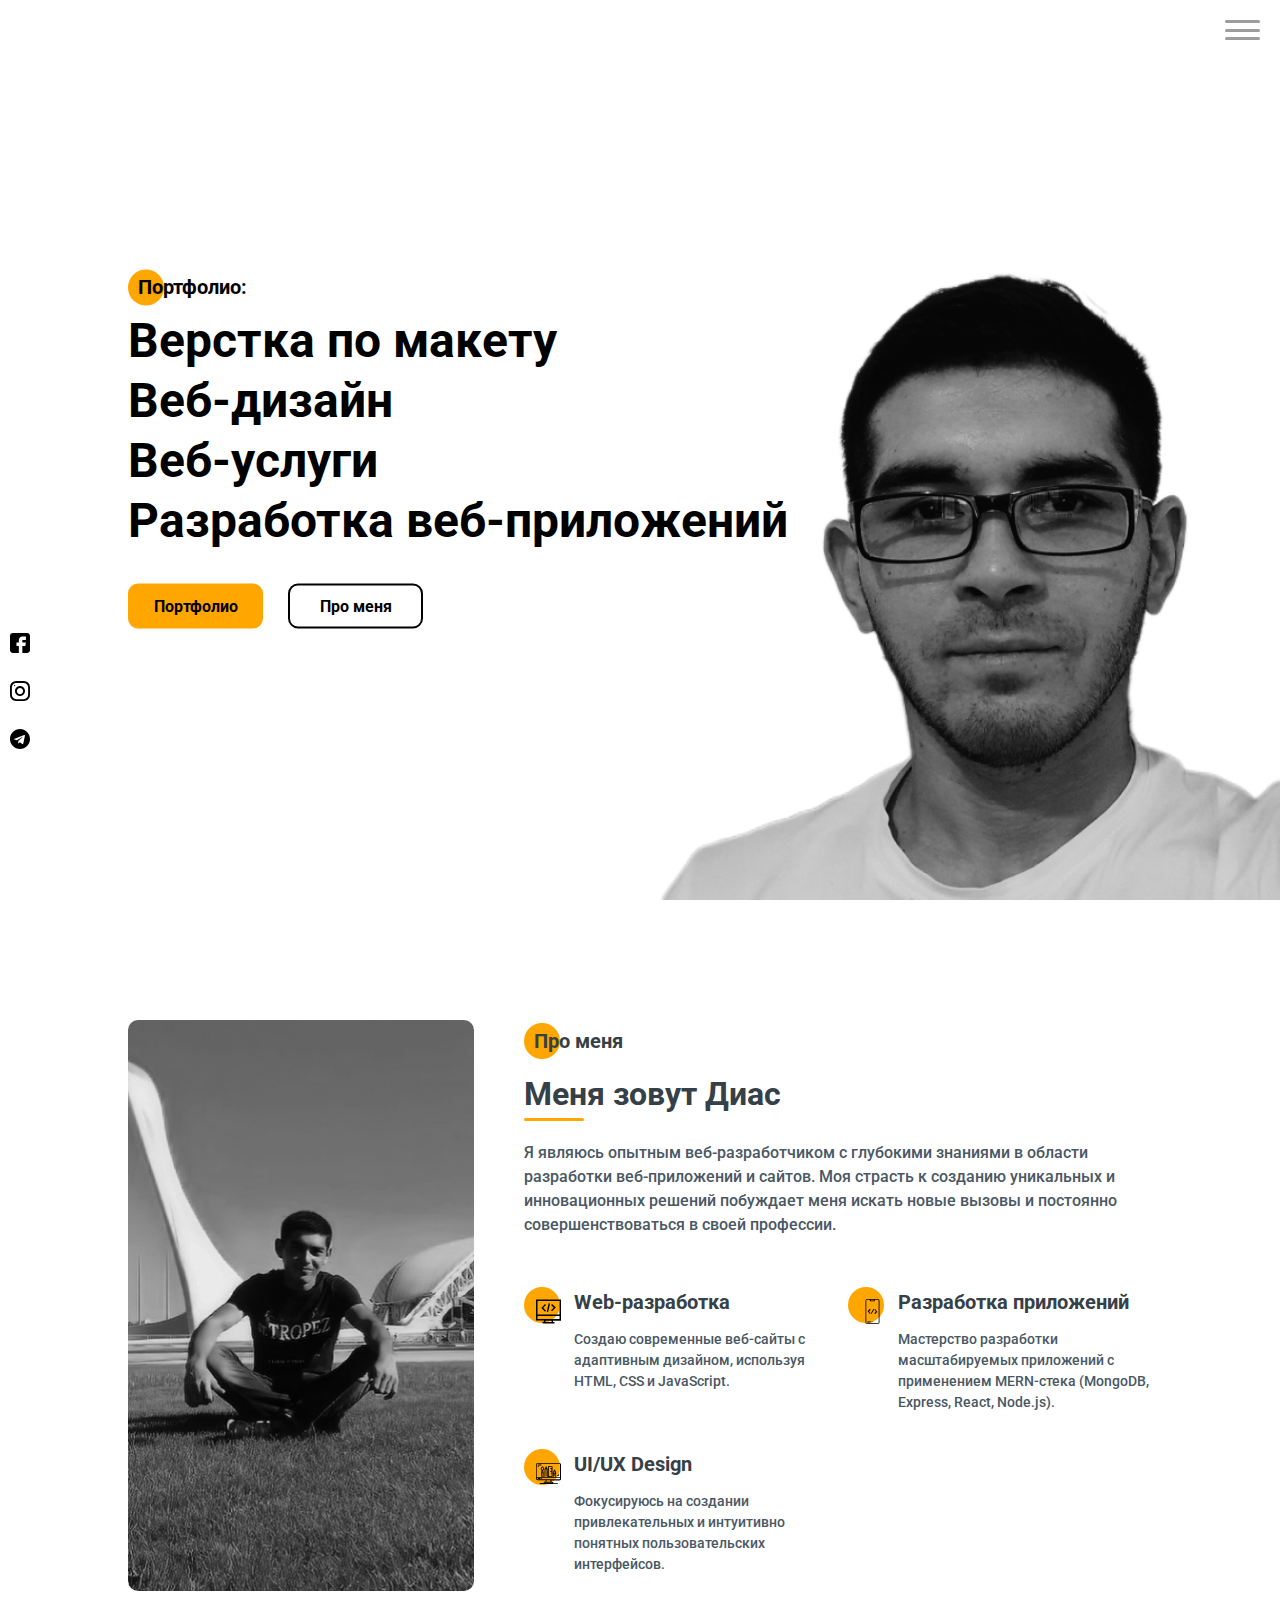
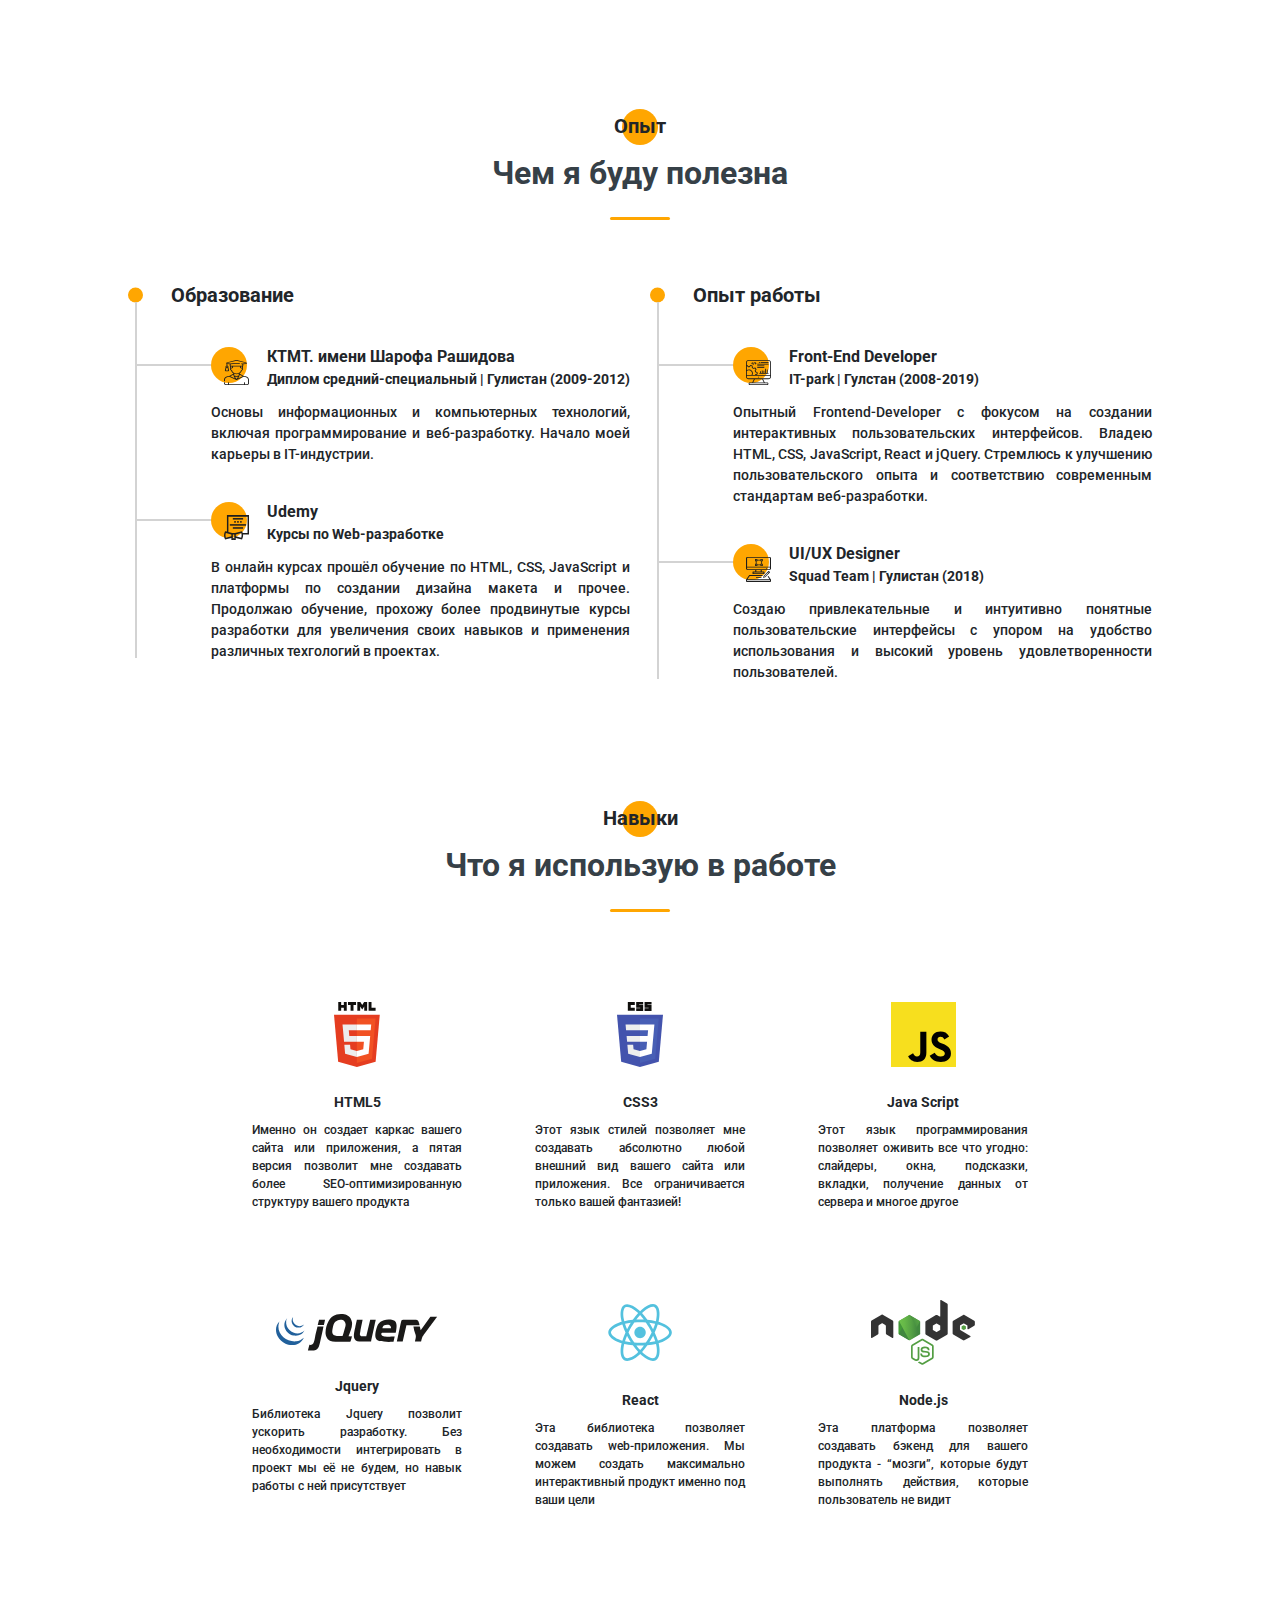
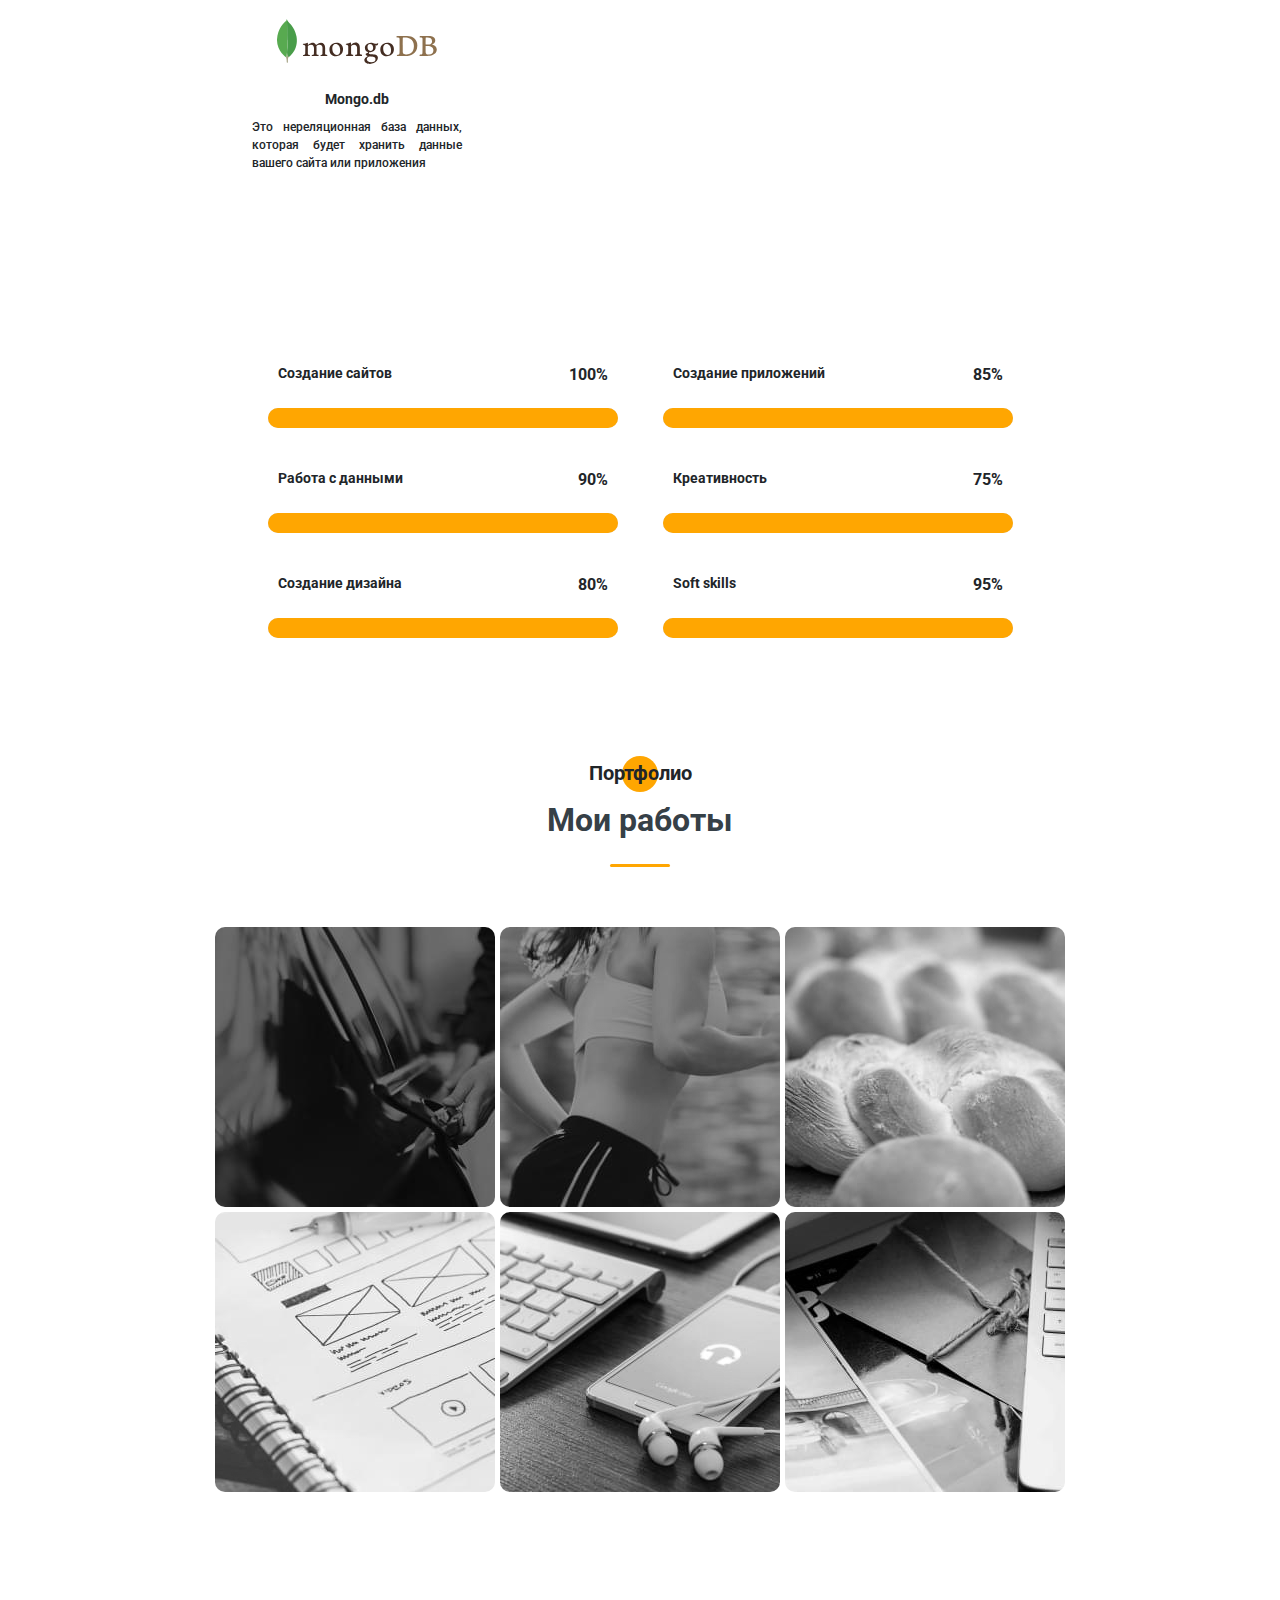
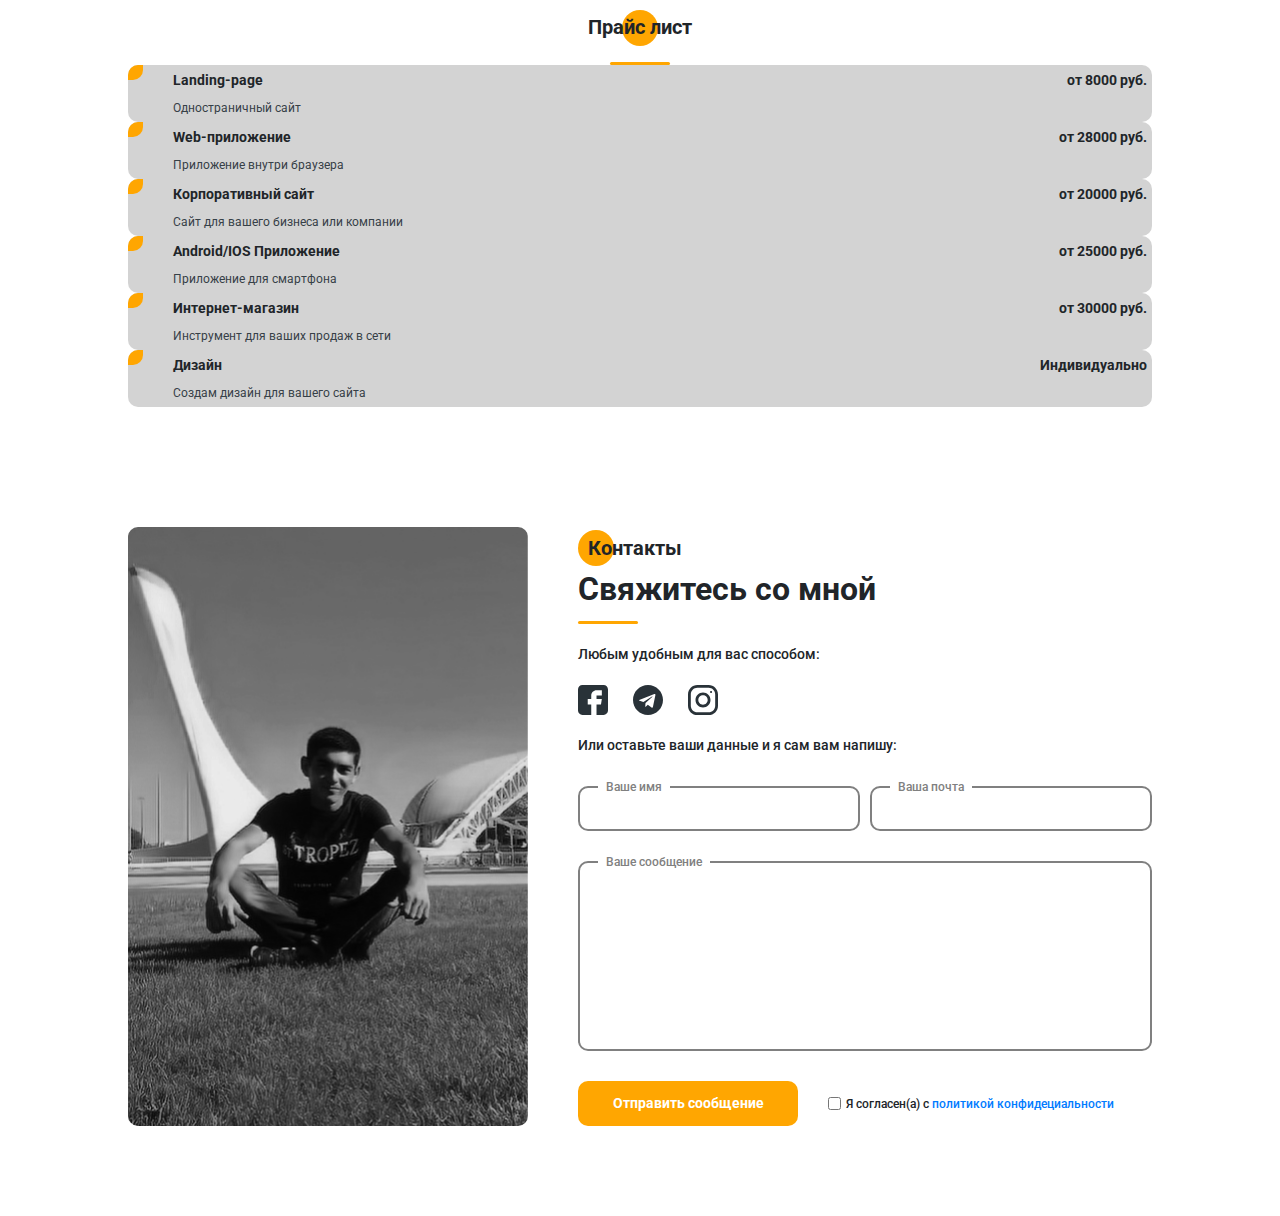
<file: index.html>
<!DOCTYPE html>
<html lang="ru">
  <head>
    <meta charset="UTF-8" />
    <meta name="viewport" content="width=device-width,initial-scale=1" />
    <meta http-equiv="X-UA-Compatible" content="ie=edge" />
    <title>Dias - Веб-разработка</title>
    <meta name="title" content="Мое портфолио" />
    <meta name="description" content="Здесь вы сможете ознакомиться с моими работами и узнать больше обо мне" />
    <!-- Open Graph -->
    <!-- Facebook -->
    <meta property="og:type" content="website" />
    <meta property="og:url" content="https://metatags.io/" />
    <meta property="og:title" content="Мое портфолио" />
    <meta property="og:description" content="Здесь вы сможете ознакомиться с моими работами и узнать больше обо мне" />
    <meta property="og:image" content="https://metatags.io/assets/meta-tags-16a33a6a8531e519cc0936fbba0ad904e52d35f34a46c97a2c9f6f7dd7d336f2.png" />
    <!-- Twitter -->
    <meta property="twitter:card" content="summary_large_image" />
    <meta property="twitter:url" content="https://metatags.io/" />
    <meta property="twitter:title" content="Мое портфолио" />
    <meta property="twitter:description" content="Здесь вы сможете ознакомиться с моими работами и узнать больше обо мне" />
    <meta property="twitter:image" content="https://metatags.io/assets/meta-tags-16a33a6a8531e519cc0936fbba0ad904e52d35f34a46c97a2c9f6f7dd7d336f2.png" />
    <!-- Favicon  -->
    <link rel="apple-touch-icon" sizes="57x57" href="icons/favicon/apple-icon-57x57.png" />
    <link rel="apple-touch-icon" sizes="60x60" href="icons/favicon/apple-icon-60x60.png" />
    <link rel="apple-touch-icon" sizes="72x72" href="icons/favicon/apple-icon-72x72.png" />
    <link rel="apple-touch-icon" sizes="76x76" href="icons/favicon/apple-icon-76x76.png" />
    <link rel="apple-touch-icon" sizes="114x114" href="icons/favicon/apple-icon-114x114.png" />
    <link rel="apple-touch-icon" sizes="120x120" href="icons/favicon/apple-icon-120x120.png" />
    <link rel="apple-touch-icon" sizes="144x144" href="icons/favicon/apple-icon-144x144.png" />
    <link rel="apple-touch-icon" sizes="152x152" href="icons/favicon/apple-icon-152x152.png" />
    <link rel="apple-touch-icon" sizes="180x180" href="icons/favicon/apple-icon-180x180.png" />
    <link rel="icon" type="image/png" sizes="192x192" href="icons/favicon/android-icon-192x192.png" />
    <link rel="icon" type="image/png" sizes="32x32" href="icons/favicon/favicon-32x32.png" />
    <link rel="icon" type="image/png" sizes="96x96" href="icons/favicon/favicon-96x96.png" />
    <link rel="icon" type="image/png" sizes="16x16" href="icons/favicon/favicon-16x16.png" />
    <link rel="manifest" href="icons/favicon/manifest.json" />
    <meta name="msapplication-TileColor" content="#ffffff" />
    <meta name="msapplication-TileImage" content="icons/favicon/ms-icon-144x144.png" />
    <meta name="theme-color" content="#ffffff" />
    <!-- Fonts -->
    <link rel="preconnect" href="https://fonts.googleapis.com" />
    <link rel="preconnect" href="https://fonts.gstatic.com" crossorigin />
    <link href="https://fonts.googleapis.com/css2?family=Roboto:wght@100;300;400;500;700;900&display=swap" rel="stylesheet" />
    <!-- Styles -->
    <link rel="stylesheet" href="css/styles.min.css" />
  </head>
  <body>
    <aside class="sidepanel">
      <a href="https://www.facebook.com/profile.php?id=100095303591128" class="sidepanel__link" target="_blank" title="На ремонте...">
        <img src="/icons/social/Facebook.svg" alt="Facebook" />
      </a>
      <a href="https://www.instagram.com/wayfarer.dias/" class="sidepanel__link" target="_blank" title="На ремонте...">
        <img src="/icons/social/Instagram.svg" alt="Instagram" />
      </a>
      <a href="https://t.me/web_dev_student" class="sidepanel__link" target="_blank">
        <img src="/icons/social/Telegram.svg" alt="Telegram" />
      </a>
    </aside>
    <div class="menu">
      <div class="menu__block">
        <div class="menu__close">
        </div>
        <nav>
          <ul class="menu__list">
            <li class="menu__link"><a href="#about">ПРО МЕНЯ</a></li>
            <li class="menu__link"><a href="#resume">МОЙ ОПЫТ</a></li>
            <li class="menu__link"><a href="#skills">МОИ НАВЫКИ</a></li>
            <li class="menu__link"><a href="#portfolio">МОИ РАБОТЫ</a></li>
            <li class="menu__link"><a href="#price">ПРАЙС-ЛИСТ</a></li>
            <li class="menu__link"><a href="#contacts">КОНТАКТЫ</a></li>
          </ul>
        </nav>
        <div class="menu__social">
          <a href="https://t.me/web_dev_student" target="_blank" class="sidepanel__link">
            <img src="/icons/social/Telegram.svg" class="side__t" alt="Telegram" />
          </a>
          <a href="https://www.instagram.com/wayfarer.dias/" target="_blank" class="sidepanel__link">
            <img src="/icons/social/Instagram.svg" class="side__i" alt="Instagram" />
          </a>
          <a href="https://www.facebook.com/profile.php?id=100095303591128" target="_blank" class="sidepanel__link">
            <img src="/icons/social/Facebook.svg" class="side__f" alt="Facebook" />
          </a>
        </div>
      </div>
      <div class="menu__overlay"></div>
    </div>
    <section class="header">
      <div class="hamburger">
        <span></span>
        <span></span>
        <span></span>
      </div>
      <div class="container">
        <div class="main">
          <div class="title__fs20 header__fs20 header__circle">Портфолио:</div>
          <h1 class="title__fs48 header__fs48">
            Верстка по макету
            <br />
            Веб-дизайн
            <br />
            Веб-услуги
            <br />
            Разработка веб-приложений
          </h1>
          <div class="button">
            <a href="#portfolio" class="button__btn title__fs16">Портфолио</a>
            <a href="#about" class="button__btn title__fs16">Про меня</a>
          </div>
        </div>
      </div>
    </section>
    <section class="about" id="about">
      <div class="container">
        <div class="about__wrapper">
          <div class="about__photo">
            <img src="img/main_photo.png" alt="myPhoto" />
          </div>
          <div class="about__descr">
            <h2 class="title__fs20 about__fs20 title__left">Про меня</h2>
            <div class="title__fs32 about__subtitle">Меня зовут Диас</div>
            <div class="divider"></div>
            <p class="about__fs16 title__fs16">Я являюсь опытным веб-разработчиком с глубокими знаниями в области разработки веб-приложений и сайтов. Моя страсть к созданию уникальных и инновационных решений побуждает меня искать новые вызовы и постоянно совершенствоваться в своей профессии.</p>
          </div>
          <div class="about__skills">
            <div class="about__skills_item">
              <div class="about__skill">
                <img src="icons/about_me/web_development.svg" alt="web-dev" />
              </div>
              <div>
                <div class="title__fs20 about__fs20">Web-разработка</div>
                <p class="title__fs14 about__fs14">Создаю современные веб-сайты с адаптивным дизайном, используя HTML, CSS и JavaScript.</p>
              </div>
            </div>
            <div class="about__skills_item">
              <div class="about__skill">
                <img src="icons/about_me/mobile_dev.svg" alt="mobile-dev" />
              </div>
              <div>
                <div class="title__fs20 about__fs20">Разработка приложений</div>
                <p class="title__fs14 about__fs14">Мастерство разработки масштабируемых приложений с применением MERN-стека (MongoDB, Express, React, Node.js).</p>
              </div>
            </div>
            <div class="about__skills_item">
              <div class="about__skill">
                <img src="icons/about_me/design.svg" alt="design" />
              </div>
              <div>
                <div class="title__fs20 about__fs20">UI/UX Design</div>
                <p class="title__fs14 about__fs14">Фокусируюсь на создании привлекательных и интуитивно понятных пользовательских интерфейсов.</p>
              </div>
            </div>
          </div>
        </div>
      </div>
    </section>
    <section class="resume" id="resume">
      <div class="container">
        <h2 class="title__center_title">Опыт</h2>
        <h1 class="title__center_subtitle">Чем я буду полезна</h1>
        <div class="divider_center"></div>
        <div class="resume__wrapper">
          <div class="resume__education">
            <h3 class="title__fs20 resume__fs20">Образование</h3>
            <div class="resume__columns">
              <div class="resume__column">
                <ul>
                  <li>
                    <div class="resume__item">
                      <div class="resume__item_head">
                        <img src="icons/experience/university.svg" alt="University" />
                        <h4 class="title__fs16 resume__fs16">КТМТ. имени Шарофа Рашидова</h4>
                        <h5 class="title__fs14 resume__fs14">Диплом средний-специальный | Гулистан (2009-2012)</h5>
                      </div>
                      <p class="resume__item_body title__fs14">Основы информационных и компьютерных технологий, включая программирование и веб-разработку. Начало моей карьеры в IT-индустрии.</p>
                    </div>
                  </li>
                </ul>
              </div>
              <div class="resume__column">
                <ul>
                  <li>
                    <div class="resume__item">
                      <div class="resume__item_head">
                        <img src="icons/experience/courses.svg" alt="courses" />
                        <h4 class="title__fs16 resume__fs16">Udemy</h4>
                        <h5 class="title__fs14 resume__fs14">Курсы по Web-разработке</h5>
                      </div>
                      <p class="resume__item_body title__fs14">В онлайн курсах прошёл обучение по HTML, CSS, JavaScript и платформы по создании дизайна макета и прочее. Продолжаю обучение, прохожу более продвинутые курсы разработки для увеличения своих навыков и применения различных техгологий в проектах.</p>
                    </div>
                  </li>
                </ul>
              </div>
            </div>
          </div>
          <div class="resume__experience">
            <h3 class="title__fs20 resume__fs20">Опыт работы</h3>
            <div class="resume__columns">
              <div class="resume__column">
                <ul>
                  <li>
                    <div class="resume__item">
                      <div class="resume__item_head">
                        <img src="icons/experience/developer.svg" alt="Developer" />
                        <h4 class="title__fs16 resume__fs16">Front-End Developer</h4>
                        <h5 class="title__fs14 resume__fs14">IT-park | Гулстан (2008-2019)</h5>
                      </div>
                      <p class="resume__item_body title__fs14">Опытный Frontend-Developer с фокусом на создании интерактивных пользовательских интерфейсов. Владею HTML, CSS, JavaScript, React и jQuery. Стремлюсь к улучшению пользовательского опыта и соответствию современным стандартам веб-разработки.</p>
                    </div>
                  </li>
                </ul>
              </div>
              <div class="resume__column">
                <ul>
                  <li>
                    <div class="resume__item">
                      <div class="resume__item_head">
                        <img src="icons/experience/designer.svg" alt="Designer" />
                        <h4 class="title__fs16 resume__fs16">UI/UX Designer</h4>
                        <h5 class="title__fs14 resume__fs14">Squad Team | Гулистан (2018)</h5>
                      </div>
                      <p class="resume__item_body title__fs14">Создаю привлекательные и интуитивно понятные пользовательские интерфейсы с упором на удобство использования и высокий уровень удовлетворенности пользователей.</p>
                    </div>
                  </li>
                </ul>
              </div>
            </div>
          </div>
        </div>
      </div>
    </section>
    <section class="skills" id="skills">
      <div class="container">
        <h2 class="title__center_title">Навыки</h2>
        <h1 class="title__center_subtitle">Что я использую в работе</h1>
        <div class="divider_center"></div>
        <div class="skills__wrapper">
          <div class="skills__items">
            <div class="skills__item">
              <div class="skills__item_img">
                <img src="icons/skills/html5.svg" alt="html5" />
              </div>
              <div class="skills__descr">
                <h3 class="title__fs14 skills__fs14">HTML5</h3>
                <p class="title__fs12 skills__fs12">Именно он создает каркас вашего сайта или приложения, а пятая версия позволит мне создавать более SEO-оптимизированную структуру вашего продукта</p>
              </div>
            </div>
            <div class="skills__item">
              <div class="skills__item_img">
                <img src="icons/skills/css3.svg" alt="css3" />
              </div>
              <div class="skills__descr">
                <h3 class="title__fs14 skills__fs14">CSS3</h3>
                <p class="title__fs12 skills__fs12">Этот язык стилей позволяет мне создавать абсолютно любой внешний вид вашего сайта или приложения. Все ограничивается только вашей фантазией!</p>
              </div>
            </div>
            <div class="skills__item">
              <div class="skills__item_img">
                <img src="icons/skills/js.svg" alt="JS" />
              </div>
              <div class="skills__descr">
                <h3 class="title__fs14 skills__fs14">Java Script</h3>
                <p class="title__fs12 skills__fs12">Этот язык программирования позволяет оживить все что угодно: слайдеры, окна, подсказки, вкладки, получение данных от сервера и многое другое</p>
              </div>
            </div>
            <div class="skills__item">
              <div class="skills__item_img">
                <img src="icons/skills/jquery.svg" alt="Jqery" />
              </div>
              <div class="skills__descr">
                <h3 class="title__fs14 skills__fs14">Jquery</h3>
                <p class="title__fs12 skills__fs12">Библиотека Jquery позволит ускорить разработку. Без необходимости интегрировать в проект мы её не будем, но навык работы с ней присутствует</p>
              </div>
            </div>
            <div class="skills__item">
              <div class="skills__item_img">
                <img src="icons/skills/react.svg" alt="React" />
              </div>
              <div class="skills__descr">
                <h3 class="title__fs14 skills__fs14">React</h3>
                <p class="title__fs12 skills__fs12">Эта библиотека позволяет создавать web-приложения. Мы можем создать максимально интерактивный продукт именно под ваши цели</p>
              </div>
            </div>
            <div class="skills__item">
              <div class="skills__item_img">
                <img src="icons/skills/node.js.svg" alt="NodeJs" />
              </div>
              <div class="skills__descr">
                <h3 class="title__fs14 skills__fs14">Node.js</h3>
                <p class="title__fs12 skills__fs12">Эта платформа позволяет создавать бэкенд для вашего продукта - “мозги”, которые будут выполнять действия, которые пользователь не видит</p>
              </div>
            </div>
            <div class="skills__item">
              <div class="skills__item_img">
                <img src="icons/skills/mongo.db.svg" alt="mongoDB" />
              </div>
              <div class="skills__descr">
                <h3 class="title__fs14 skills__fs14">Mongo.db</h3>
                <p class="title__fs12 skills__fs12">Это нереляционная база данных, которая будет хранить данные вашего сайта или приложения</p>
              </div>
            </div>
          </div>
        </div>
        <div class="skills__ratings">
          <div class="skills__ratings_item">
            <div class="title__fs14 skills__fs14">Создание сайтов</div>
            <div class="skills__ratings_counter skills__fs14">100%</div>
            <div class="skills__ratings_line"><span></span></div>
          </div>
          <div class="skills__ratings_item">
            <div class="title__fs14 skills__fs14">Создание приложений</div>
            <div class="skills__ratings_counter skills__fs14">85%</div>
            <div class="skills__ratings_line"><span></span></div>
          </div>
          <div class="skills__ratings_item">
            <div class="title__fs14 skills__fs14">Работа с данными</div>
            <div class="skills__ratings_counter skills__fs14">90%</div>
            <div class="skills__ratings_line"><span></span></div>
          </div>
          <div class="skills__ratings_item">
            <div class="title__fs14 skills__fs14">Креативность</div>
            <div class="skills__ratings_counter skills__fs14">75%</div>
            <div class="skills__ratings_line"><span></span></div>
          </div>
          <div class="skills__ratings_item">
            <div class="title__fs14 skills__fs14">Создание дизайна</div>
            <div class="skills__ratings_counter skills__fs14">80%</div>
            <div class="skills__ratings_line"><span></span></div>
          </div>
          <div class="skills__ratings_item">
            <div class="title__fs14 skills__fs14">Soft skills</div>
            <div class="skills__ratings_counter skills__fs14">95%</div>
            <div class="skills__ratings_line"><span></span></div>
          </div>
        </div>
      </div>
    </section>
    <section class="portfolio" id="portfolio">
      <div class="container">
        <h2 class="title__center_title">Портфолио</h2>
        <h1 class="title__center_subtitle">Мои работы</h1>
        <div class="divider_center"></div>
        <div class="portfolio__wrapper">
          <a href="uber/index.html" alt="uber" class="portfolio__item" target="_blank"><img src="img/works/uber.jpg" alt="uber" /></a>
          <a href="pulse/index.html" alt="pulse" class="portfolio__item" target="_blank"><img src="img/works/pulse.jpg" alt="pulse" /></a>
          <a href="#" class="portfolio__item" target="_blank"><img src="img/works/bread.jpg" alt="bread" /></a>
          <a href="#" class="portfolio__item vertical" target="_blank"><img src="img/works/plans.jpg" alt="plans" /></a>
          <a href="gitarist/index.html" class="portfolio__item" target="_blank"><img src="img/works/ipad.jpg" alt="ipad" /></a>
          <a href="wordpress/index.html" class="portfolio__item horizontal" target="_blank"><img src="img/works/mac.jpg" alt="mac" /></a>
        </div>
      </div>
    </section>
    <section class="price" id="price">
      <div class="container">
        <h2 class="title__center_title">Прайс лист</h2>
        <div class="divider_center"></div>
        <div class="priceJ__wrapper">
          <div class="price__item">
            <div class="price__name">
              <h3 class="price__fs14 title__fs14">Landing-page</h3>
              <div class="price__fs14 title__fs14">от 8000 руб.</div>
            </div>
            <p class="price__fs12 title__fs12">Одностраничный сайт</p>
          </div>
          <div class="price__item">
            <div class="price__name">
              <h3 class="price__fs14 title__fs14">Web-приложение</h3>
              <div class="price__fs14 title__fs14">от 28000 руб.</div>
            </div>
            <p class="price__fs12 title__fs12">Приложение внутри браузера</p>
          </div>
          <div class="price__item">
            <div class="price__name">
              <h3 class="price__fs14 title__fs14">Корпоративный сайт</h3>
              <div class="price__fs14 title__fs14">от 20000 руб.</div>
            </div>
            <p class="price__fs12 title__fs12">Сайт для вашего бизнеса или компании</p>
          </div>
          <div class="price__item">
            <div class="price__name">
              <h3 class="price__fs14 title__fs14">Android/IOS Приложение</h3>
              <div class="price__fs14 title__fs14">от 25000 руб.</div>
            </div>
            <p class="price__fs12 title__fs12">Приложение для смартфона</p>
          </div>
          <div class="price__item">
            <div class="price__name">
              <h3 class="price__fs14 title__fs14">Интернет-магазин</h3>
              <div class="price__fs14 title__fs14">от 30000 руб.</div>
            </div>
            <p class="price__fs12 title__fs12">Инструмент для ваших продаж в сети</p>
          </div>
          <div class="price__item">
            <div class="price__name">
              <h3 class="price__fs14 title__fs14">Дизайн</h3>
              <div class="price__fs14 title__fs14">Индивидуально</div>
            </div>
            <p class="price__fs12 title__fs12">Создам дизайн для вашего сайта</p>
          </div>
        </div>
      </div>
    </section>
    <section class="contacts" id="contacts">
      <div class="container">
        <div class="contacts__wrapper">
          <div class="contacts__photo">
            <img src="img/main_photo.png" alt="myPhoto" />
          </div>
          <div class="contacts__descr">
            <h2 class="title__fs20 title__left">Контакты</h2>
            <h1 class="title__fs32">Свяжитесь со мной</h1>
            <div class="divider"></div>
            <div class="title__fs14 contacts__text">Любым удобным для вас способом:</div>
            <div class="contacts__social">
              <a href="https://www.facebook.com/profile.php?id=100095303591128" target="_blank">
                <svg width="30" height="30" viewBox="0 0 20 20" fill="none" xmlns="http://www.w3.org/2000/svg">
                  <path class="facebook" d="M17.0703 0H2.92969C1.31439 0 0 1.31439 0 2.92969V17.0703C0 18.6856 1.31439 20 2.92969 20H8.82812V12.9297H6.48438V9.41406H8.82812V7.03125C8.82812 5.09262 10.4051 3.51562 12.3438 3.51562H15.8984V7.03125H12.3438V9.41406H15.8984L15.3125 12.9297H12.3438V20H17.0703C18.6856 20 20 18.6856 20 17.0703V2.92969C20 1.31439 18.6856 0 17.0703 0Z" fill="#293238" />
                </svg>
              </a>
              <a href="https://t.me/web_dev_student" target="_blank">
                <svg width="30" height="30" viewBox="0 0 30 30" fill="none" xmlns="http://www.w3.org/2000/svg">
                  <path class="telegram" d="M15 30C23.2863 30 30 23.2863 30 15C30 6.71375 23.2863 0 15 0C6.71375 0 0 6.71375 0 15C0 23.2863 6.71375 30 15 30ZM6.86375 14.675L21.3263 9.09875C21.9975 8.85625 22.5837 9.2625 22.3662 10.2775L22.3675 10.2762L19.905 21.8775C19.7225 22.7 19.2338 22.9 18.55 22.5125L14.8 19.7487L12.9912 21.4913C12.7912 21.6913 12.6225 21.86 12.235 21.86L12.5013 18.0438L19.4512 11.765C19.7537 11.4987 19.3837 11.3488 18.985 11.6138L10.3963 17.0212L6.69375 15.8662C5.89 15.6112 5.8725 15.0625 6.86375 14.675V14.675Z" fill="#293238" />
                </svg>
              </a>
              <a href="https://www.instagram.com/wayfarer.dias/" target="_blank">
                <svg width="30" height="30" viewBox="0 0 20 20" fill="none" xmlns="http://www.w3.org/2000/svg">
                  <path class="instagram" fill-rule="evenodd" clip-rule="evenodd" d="M13.75 0H6.25C2.79875 0 0 2.79875 0 6.25V13.75C0 17.2013 2.79875 20 6.25 20H13.75C17.2013 20 20 17.2013 20 13.75V6.25C20 2.79875 17.2013 0 13.75 0ZM18.125 13.75C18.125 16.1625 16.1625 18.125 13.75 18.125H6.25C3.8375 18.125 1.875 16.1625 1.875 13.75V6.25C1.875 3.8375 3.8375 1.875 6.25 1.875H13.75C16.1625 1.875 18.125 3.8375 18.125 6.25V13.75ZM10 5C7.23875 5 5 7.23875 5 10C5 12.7613 7.23875 15 10 15C12.7613 15 15 12.7613 15 10C15 7.23875 12.7613 5 10 5ZM10 13.125C8.2775 13.125 6.875 11.7225 6.875 10C6.875 8.27625 8.2775 6.875 10 6.875C11.7225 6.875 13.125 8.27625 13.125 10C13.125 11.7225 11.7225 13.125 10 13.125ZM16.0412 4.62499C16.0412 4.99295 15.743 5.29123 15.375 5.29123C15.007 5.29123 14.7087 4.99295 14.7087 4.62499C14.7087 4.25703 15.007 3.95874 15.375 3.95874C15.743 3.95874 16.0412 4.25703 16.0412 4.62499Z" fill="#293238" />
                </svg>
              </a>
            </div>
            <div class="title__fs14 contacts__text">Или оставьте ваши данные и я сам вам напишу:</div>
            <form action="#" class="contacts__form">
              <div class="contacts__input title__fs14">
                <input required name="name" type="text" />
                <label for="name">Ваше имя</label>
              </div>
              <div class="contacts__input title__fs14">
                <input required name="email" type="email" />
                <label for="email">Ваша почта</label>
              </div>
              <div class="contacts__textarea title__fs14">
                <textarea name="text" id="text"></textarea>
                <label for="text">Ваше сообщение</label>
              </div>
              <div class="contacts__triggers contacts__btn title__fs14">
                <button>Отправить сообщение</button>
                <div class="contacts__policy">
                  <input required type="checkbox" />
                  <span>
                    Я согласен(а) с
                    <a href="policy/policy.html" target="_blank">политикой конфидециальности</a>
                  </span>
                </div>
              </div>
            </form>
          </div>
        </div>
      </div>
    </section>
    <!-- Скрипты -->
    <script src="js/script.js"></script>
  </body>
</html>
</file>
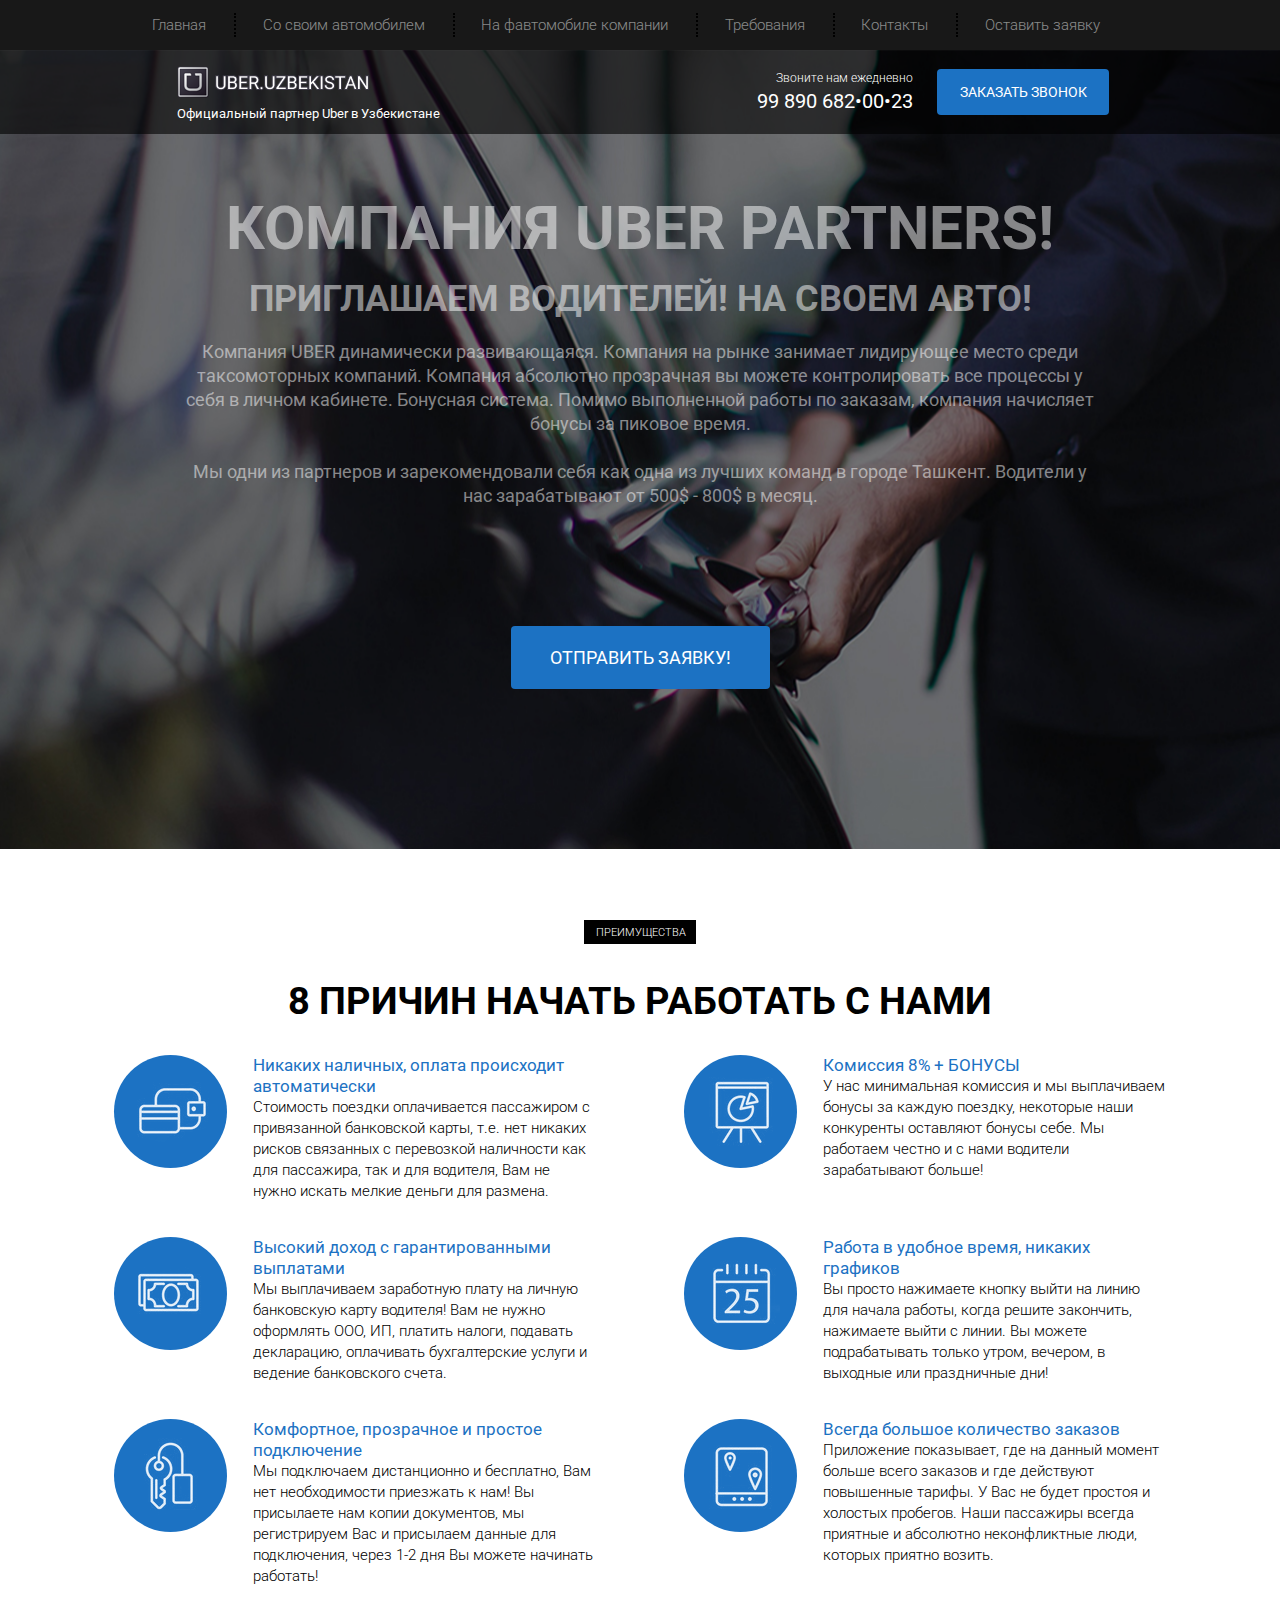
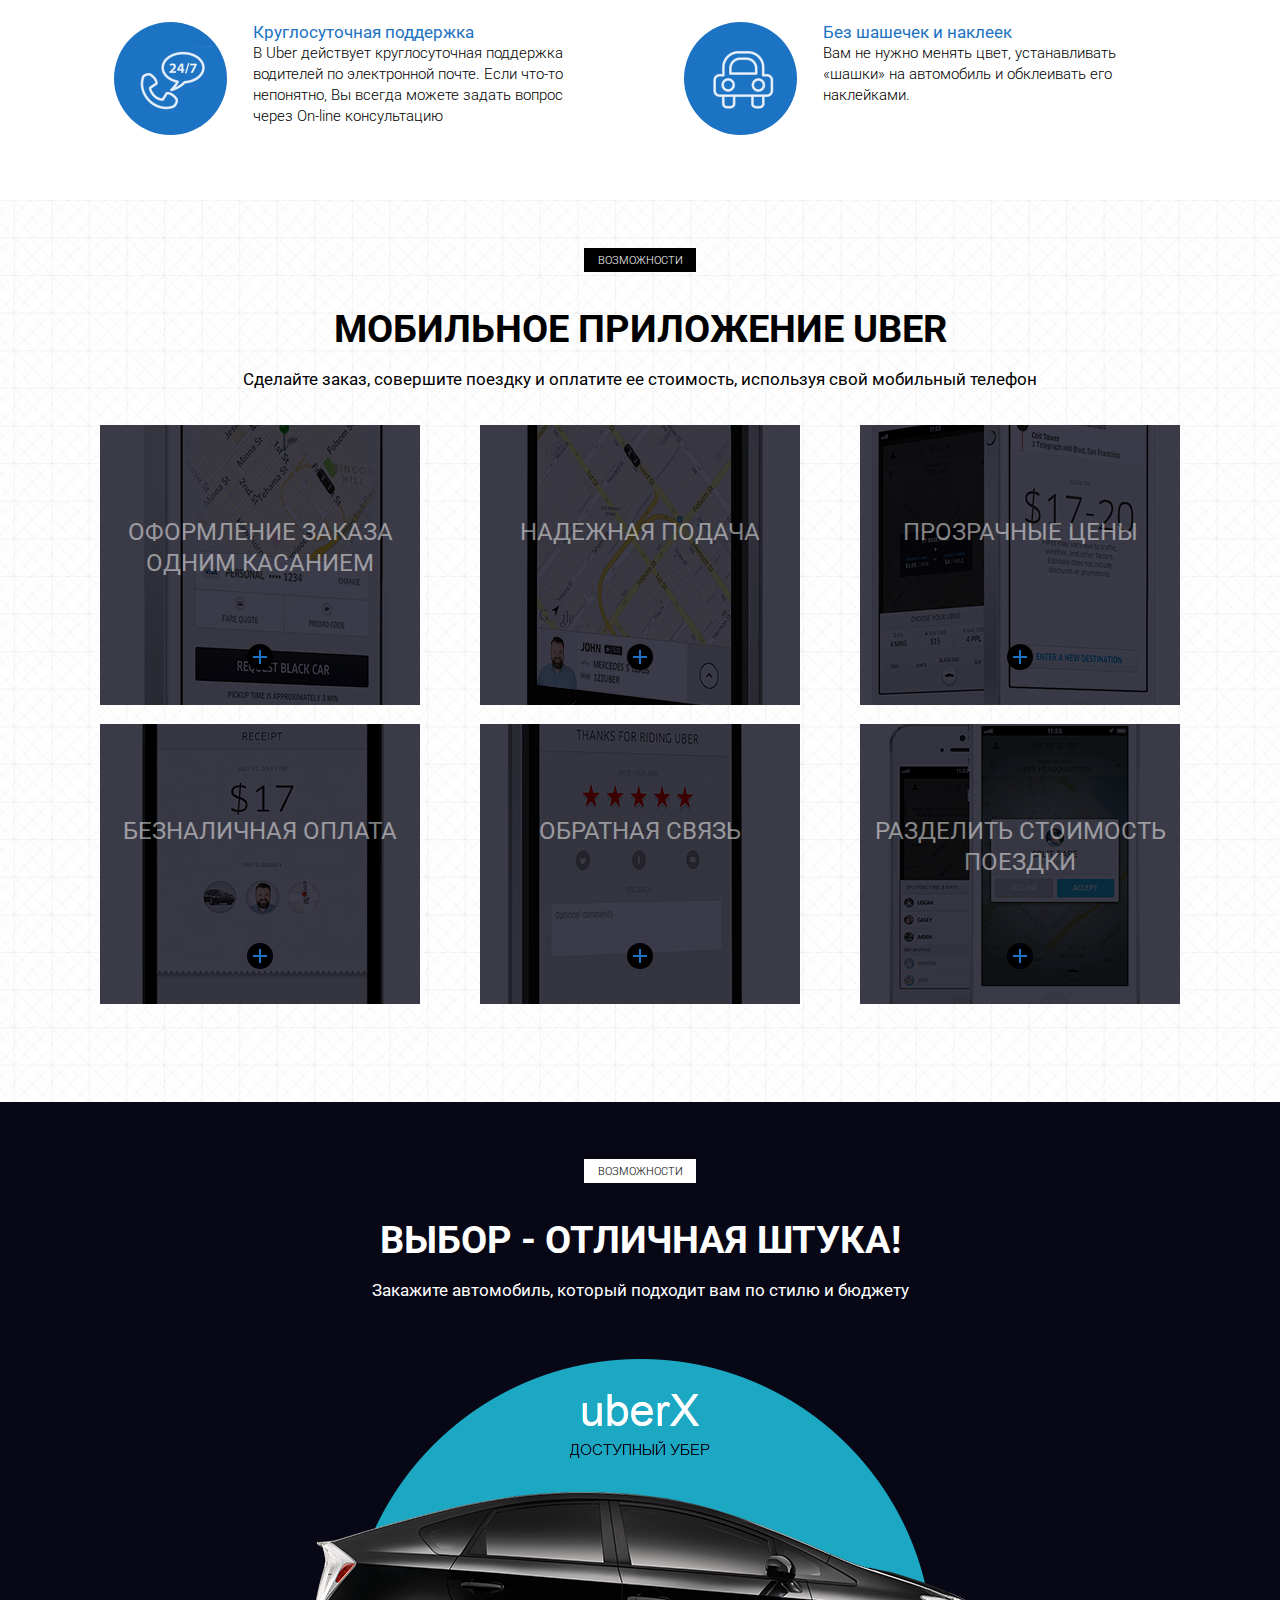
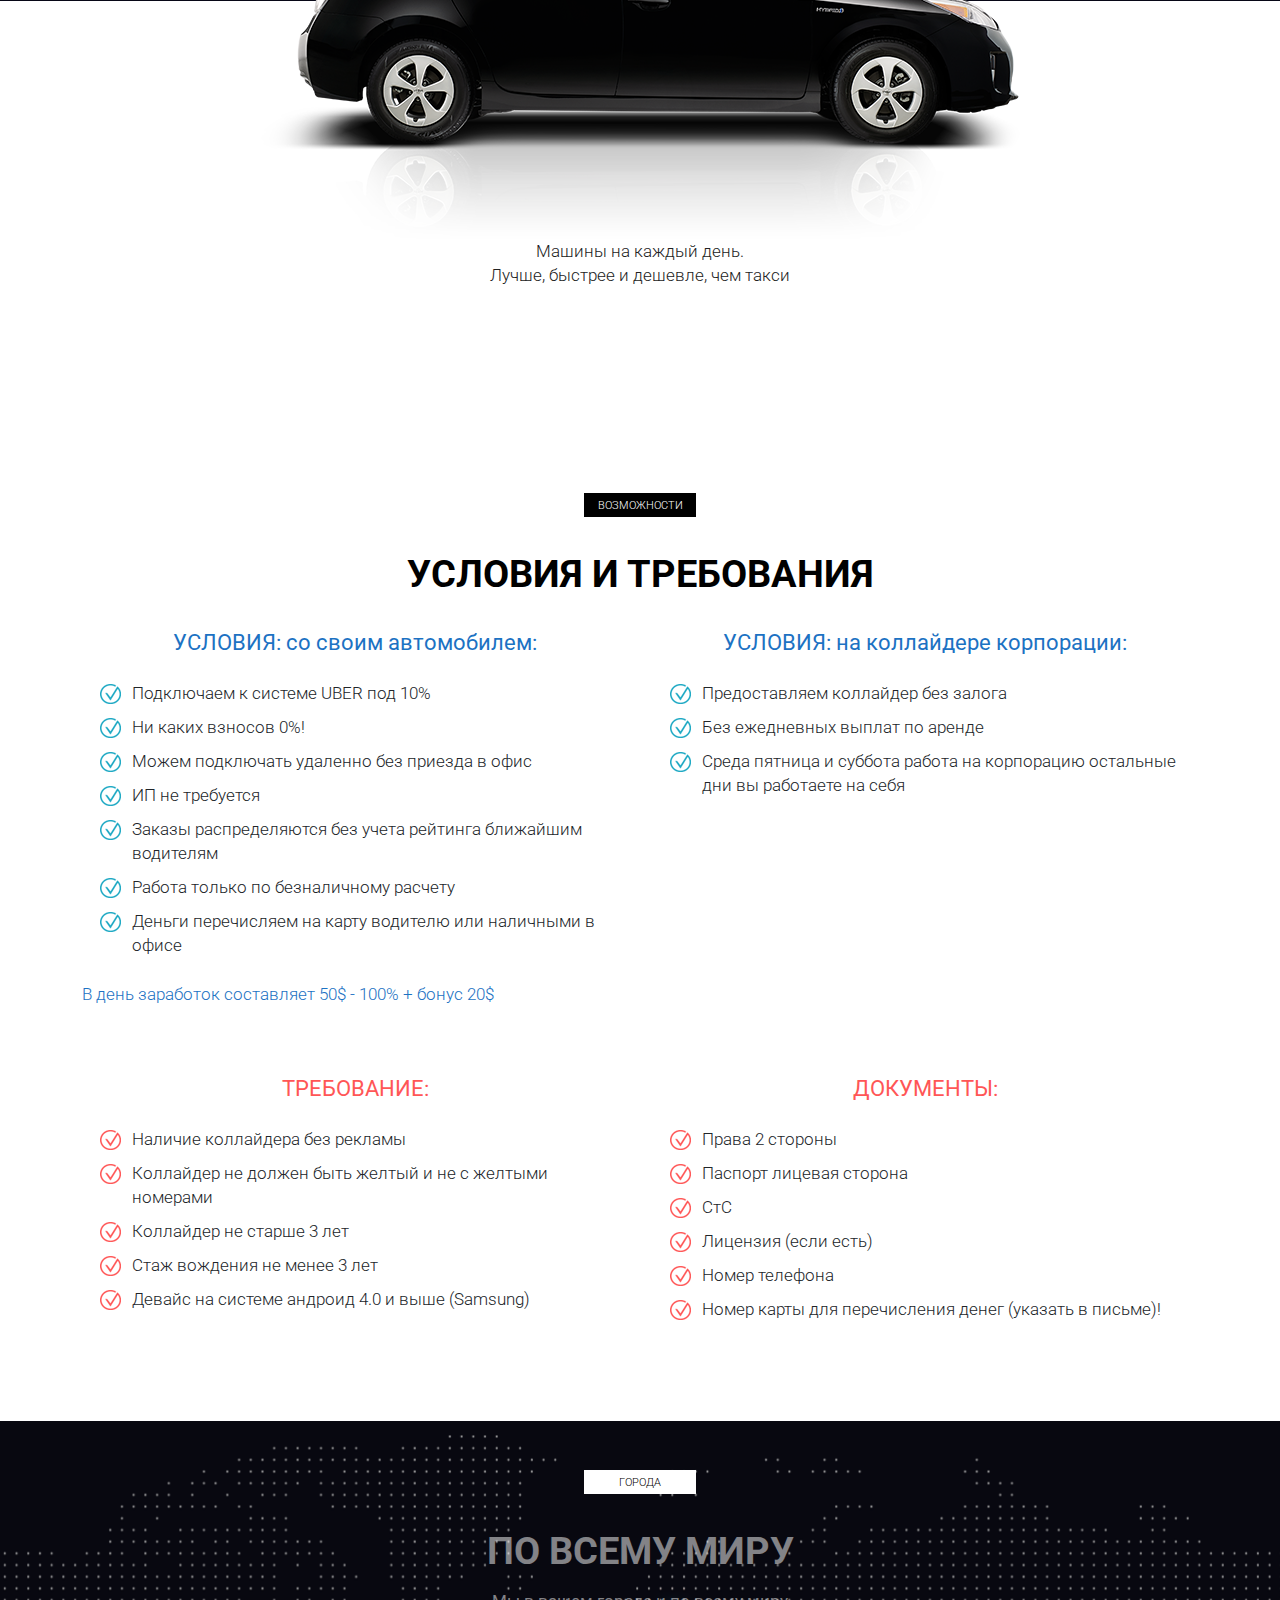
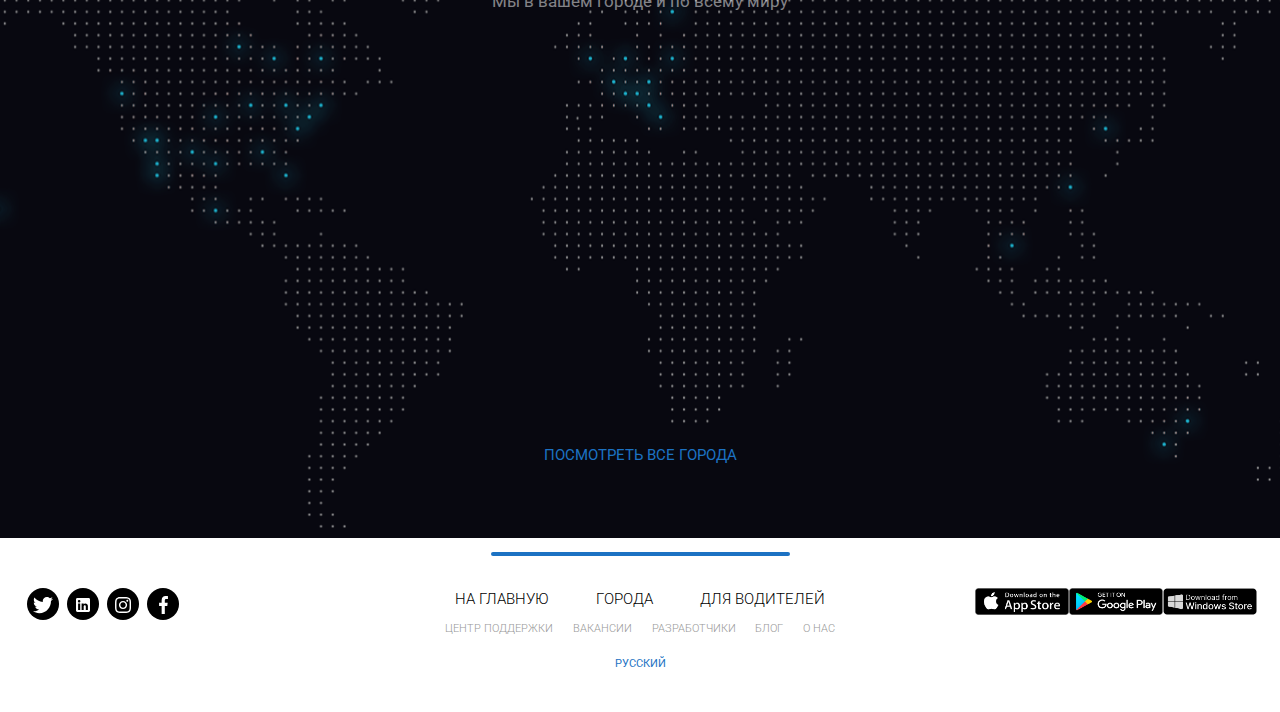
<file: uber/index.html>
<!DOCTYPE html>
<html lang="en">
  <head>
    <meta charset="UTF-8" />
    <meta http-equiv="X-UA-Compatible" content="IE=edge" />
    <meta name="viewport" content="width=device-width, initial-scale=1.0" />
    <link rel="shortcut icon" href="icons/favicon/favicon.ico" type="image/x-icon" />
    <link rel="preconnect" href="https://fonts.googleapis.com" />
    <link rel="preconnect" href="https://fonts.gstatic.com" crossorigin />
    <link href="https://fonts.googleapis.com/css2?family=Roboto&display=swap" rel="stylesheet" />
    <link rel="stylesheet" href="css/bootstrap-reboot.min.css" />
    <link rel="stylesheet" href="css/bootstrap-grid.min.css" />
    <link rel="stylesheet" href="css/style.css" />
    <title>Uber</title>
  </head>
  <body>
    <header>
      <nav>
        <div class="container">
          <ul class="menu">
            <li class="menu_item"><a href="#" class="menu_link link">Главная</a></li>
            <li class="menu_item">
              <a href="#require" class="menu_link link">Со своим автомобилем</a>
            </li>
            <li class="menu_item">
              <a href="#require" class="menu_link link">На фавтомобиле компании</a>
            </li>
            <li class="menu_item"><a href="#" class="menu_link link">Требования</a></li>
            <li class="menu_item"><a href="#" class="menu_link link">Контакты</a></li>
            <li class="menu_item">
              <a href="#" class="menu_link link">Оставить заявку</a>
            </li>
          </ul>
        </div>
        <div class="hamburger">
          <span></span>
          <span></span>
          <span></span>
        </div>
      </nav>
      <div class="subheader">
        <div class="container">
          <div class="row">
            <div class="col-6 col-md-4 offset-md-1">
              <a href="#" class="subheader_logo"><img src="img/logo.png" alt="logo" /></a>
              <div class="subheader_official">Официальный партнер Uber в Узбекистане</div>
            </div>
            <div class="xs-hidden col-md-3 offset-md-1 col-xl-2 offset-xl-2">
              <div class="subheader_call">Звоните нам ежедневно</div>
              <a href="tel:+998906820023" class="subheader_phone">99 890 682•00•23</a>
            </div>
            <div class="col-6 col-md-3">
              <a href="tel:+998906820023" class="xs-visible subheader_phone">99 890 682•00•23</a>
              <button class="subheader_btn">заказать звонок</button>
            </div>
          </div>
        </div>
      </div>
    </header>
    <section class="promo">
      <div class="container">
        <div class="row">
          <div class="col-md-12 offset-md-0 col-lg-10 offset-lg-1">
            <h1 class="promo_header">КОМПАНИЯ UBER PARTNERS!</h1>
            <h2 class="promo_subheader">ПРИГЛАШАЕМ ВОДИТЕЛЕЙ! НА СВОЕМ АВТО!</h2>
            <div class="promo_descr">
              Компания UBER динамически развивающаяся. Компания на рынке занимает лидирующее место среди таксомоторных компаний. Компания абсолютно прозрачная вы можете контролировать все процессы у
              себя в личном кабинете. Бонуcная система. Помимо выполненной работы по заказам, компания начисляет бонусы за пиковое время.
              <br /><br />
              Мы одни из партнеров и зарекомендовали себя как одна из лучших команд в городе Ташкент. Водители у нас зарабатывают от 500$ - 800$ в месяц.
            </div>
            <button class="promo_btn">отправить заявку!</button>
          </div>
        </div>
      </div>
    </section>
    <section class="reasons">
      <div class="container">
        <div class="label">ПРЕИМУЩЕСТВА</div>
        <h2 class="title">8 ПРИЧИН НАЧАТЬ РАБОТАТЬ С НАМИ</h2>
        <div class="row">
          <div class="col-md-6">
            <div class="reasons_block">
              <div class="reasons_round">
                <img src="img/Rectangle1.png" alt="reasons" />
              </div>
              <div class="reasons_descr">
                <div class="reasons_subtitle">Никаких наличных, оплата происходит автоматически</div>
                <div class="reasons_text">
                  Стоимость поездки оплачивается пассажиром с привязанной банковской карты, т.е. нет никаких рисков связанных с перевозкой наличности как для пассажира, так и для водителя, Вам не
                  нужно искать мелкие деньги для размена.
                </div>
              </div>
            </div>
          </div>
          <div class="col-md-6">
            <div class="reasons_block">
              <div class="reasons_round">
                <img src="img/Rectangle2.png" alt="reasons" />
              </div>
              <div class="reasons_descr">
                <div class="reasons_subtitle">Комиссия 8% + БОНУСЫ</div>
                <div class="reasons_text">
                  У нас минимальная комиссия и мы выплачиваем бонусы за каждую поездку, некоторые наши конкуренты оставляют бонусы себе. Мы работаем честно и с нами водители зарабатывают больше!
                </div>
              </div>
            </div>
          </div>
          <div class="col-md-6">
            <div class="reasons_block">
              <div class="reasons_round">
                <img src="img/Rectangle3.png" alt="reasons" />
              </div>
              <div class="reasons_descr">
                <div class="reasons_subtitle">Высокий доход с гарантированными выплатами</div>
                <div class="reasons_text">
                  Мы выплачиваем заработную плату на личную банковскую карту водителя! Вам не нужно оформлять ООО, ИП, платить налоги, подавать декларацию, оплачивать бухгалтерские услуги и ведение
                  банковского счета.
                </div>
              </div>
            </div>
          </div>
          <div class="col-md-6">
            <div class="reasons_block">
              <div class="reasons_round">
                <img src="img/Rectangle4.png" alt="reasons" />
              </div>
              <div class="reasons_descr">
                <div class="reasons_subtitle">Работа в удобное время, никаких графиков</div>
                <div class="reasons_text">
                  Вы просто нажимаете кнопку выйти на линию для начала работы, когда решите закончить, нажимаете выйти с линии. Вы можете подрабатывать только утром, вечером, в выходные или
                  праздничные дни!
                </div>
              </div>
            </div>
          </div>
          <div class="col-md-6">
            <div class="reasons_block">
              <div class="reasons_round">
                <img src="img/Rectangle5.png" alt="reasons" />
              </div>
              <div class="reasons_descr">
                <div class="reasons_subtitle">Комфортное, прозрачное и простое подключение</div>
                <div class="reasons_text">
                  Мы подключаем дистанционно и бесплатно, Вам нет необходимости приезжать к нам! Вы присылаете нам копии документов, мы регистрируем Вас и присылаем данные для подключения, через 1-2
                  дня Вы можете начинать работать!
                </div>
              </div>
            </div>
          </div>
          <div class="col-md-6">
            <div class="reasons_block">
              <div class="reasons_round">
                <img src="img/Rectangle6.png" alt="reasons" />
              </div>
              <div class="reasons_descr">
                <div class="reasons_subtitle">Всегда большое количество заказов</div>
                <div class="reasons_text">
                  Приложение показывает, где на данный момент больше всего заказов и где действуют повышенные тарифы. У Вас не будет простоя и холостых пробегов. Наши пассажиры всегда приятные и
                  абсолютно неконфликтные люди, которых приятно возить.
                </div>
              </div>
            </div>
          </div>
          <div class="col-md-6">
            <div class="reasons_block">
              <div class="reasons_round">
                <img src="img/Rectangle7.png" alt="reasons" />
              </div>
              <div class="reasons_descr">
                <div class="reasons_subtitle">Круглосуточная поддержка</div>
                <div class="reasons_text">
                  В Uber действует круглосуточная поддержка водителей по электронной почте. Если что-то непонятно, Вы всегда можете задать вопрос через On-line консультацию
                </div>
              </div>
            </div>
          </div>
          <div class="col-md-6">
            <div class="reasons_block">
              <div class="reasons_round">
                <img src="img/Rectangle8.png" alt="reasons" />
              </div>
              <div class="reasons_descr">
                <div class="reasons_subtitle">Без шашечек и наклеек</div>
                <div class="reasons_text">Вам не нужно менять цвет, устанавливать «шашки» на автомобиль и обклеивать его наклейками.</div>
              </div>
            </div>
          </div>
        </div>
      </div>
    </section>
    <section class="mobile">
      <div class="container">
        <div class="label">ВОЗМОЖНОСТИ</div>
        <div class="mobile_title">МОБИЛЬНОЕ ПРИЛОЖЕНИЕ UBER</div>
        <div class="mobile_subtitle">Сделайте заказ, совершите поездку и оплатите ее стоимость, используя свой мобильный телефон</div>
        <div class="row mobile_row">
          <div class="col-md-4">
            <div class="mobile_item mobile_item_1">
              <div class="mobile_item_subtitle">оформление заказа одним касанием</div>
              <div class="mobile_item_plus"></div>
            </div>
          </div>
          <div class="col-md-4">
            <div class="mobile_item mobile_item_2">
              <div class="mobile_item_subtitle">НАДЕЖНАЯ ПОДАЧА</div>
              <div class="mobile_item_plus"></div>
            </div>
          </div>
          <div class="col-md-4">
            <div class="mobile_item mobile_item_3">
              <div class="mobile_item_subtitle">ПРОЗРАЧНЫЕ ЦЕНЫ</div>
              <div class="mobile_item_plus"></div>
            </div>
          </div>
          <div class="col-md-4">
            <div class="mobile_item mobile_item_4">
              <div class="mobile_item_subtitle">БЕЗНАЛИЧНАЯ ОПЛАТА</div>
              <div class="mobile_item_plus"></div>
            </div>
          </div>
          <div class="col-md-4">
            <div class="mobile_item mobile_item_5">
              <div class="mobile_item_subtitle">ОБРАТНАЯ СВЯЗЬ</div>
              <div class="mobile_item_plus"></div>
            </div>
          </div>
          <div class="col-md-4">
            <div class="mobile_item mobile_item_6">
              <div class="mobile_item_subtitle">РАЗДЕЛИТЬ СТОИМОСТЬ ПОЕЗДКИ</div>
              <div class="mobile_item_plus"></div>
            </div>
          </div>
        </div>
      </div>
    </section>
    <section class="choice">
      <div class="container">
        <div class="black"></div>
        <div class="label label_white">возможности</div>
        <div class="title title_white">выбор - отличная штука!</div>
        <div class="subtitle subtitle_white">Закажите автомобиль, который подходит вам по стилю и бюджету</div>
        <img src="img/auto.png" alt="auto" class="choice_img" />
        <div class="choice_descr">
          Машины на каждый день. <br />
          Лучше, быстрее и дешевле, чем такси
        </div>
      </div>
    </section>
    <section class="require" id="require">
      <div class="container">
        <div class="label">ВОЗМОЖНОСТИ</div>
        <div class="title">УСЛОВИЯ И ТРЕБОВАНИЯ</div>
        <div class="row">
          <div class="col-md-6">
            <div class="require_block">
              <div class="require_title">УСЛОВИЯ: со своим автомобилем:</div>
              <ul class="require_list">
                <li>Подключаем к системе UBER под 10%</li>
                <li>Ни каких взносов 0%!</li>
                <li>Можем подключать удаленно без приезда в офис</li>
                <li>ИП не требуется</li>
                <li>Заказы распределяются без учета рейтинга ближайшим водителям</li>
                <li>Работа только по безналичному расчету</li>
                <li>Деньги перечисляем на карту водителю или наличными в офисе</li>
              </ul>
              <div class="require_descr">В день заработок составляет 50$ - 100% + бонус 20$</div>
            </div>
          </div>
          <div class="col-md-6">
            <div class="require_block">
              <div class="require_title">УСЛОВИЯ: на коллайдере корпорации:</div>
              <ul class="require_list">
                <li>Предоставляем коллайдер без залога</li>
                <li>Без ежедневных выплат по аренде</li>
                <li>Среда пятница и суббота работа на корпорацию остальные дни вы работаете на себя</li>
              </ul>
            </div>
          </div>
          <div class="col-md-6">
            <div class="require_block require_block_nmb warning">
              <div class="require_title">ТРЕБОВАНИЕ:</div>
              <ul class="require_list">
                <li>Наличие коллайдера без рекламы</li>
                <li>Коллайдер не должен быть желтый и не с желтыми номерами</li>
                <li>Коллайдер не старше 3 лет</li>
                <li>Стаж вождения не менее 3 лет</li>
                <li>Девайс на системе андроид 4.0 и выше (Samsung)</li>
              </ul>
            </div>
          </div>
          <div class="col-md-6">
            <div class="require_block require_block_nmb warning">
              <div class="require_title">ДОКУМЕНТЫ:</div>
              <ul class="require_list">
                <li>Права 2 стороны</li>
                <li>Паспорт лицевая сторона</li>
                <li>СтС</li>
                <li>Лицензия (если есть)</li>
                <li>Номер телефона</li>
                <li>Номер карты для перечисления денег (указать в письме)!</li>
              </ul>
            </div>
          </div>
        </div>
      </div>
    </section>
    <section class="world">
      <div class="container">
        <div class="label world_label_white">города</div>
        <div class="title world_title_white">По всему миру</div>
        <div class="subtitle world_subtitle_white">Мы в вашем городе и по всему миру</div>
        <div class="world_link">
          <a href="#">посмотреть все города</a>
        </div>
      </div>
    </section>
    <footer class="footer">
      <div class="footer_divider"></div>
      <div class="footer_wrapper">
        <div>
          <div class="footer_social">
            <div class="footer_social_item">
              <a href="http://twitter.com" target="_blank" rel="noopener noreferrer"><i class="fab fa-twitter"></i> <img src="icons/twitter.svg" alt="twitter" /></a>
            </div>
            <div class="footer_social_item">
              <a href="http://linkedin.com" target="_blank" rel="noopener noreferrer">
                <i class="fab fa-linkedin"></i>
                <img src="icons/linkedin.svg" alt="linkedin"
              /></a>
            </div>
            <div class="footer_social_item">
              <a href="http://instagram.com" target="_blank" rel="noopener noreferrer"><i class="fab fa-instagram"></i> <img src="icons/instagram.svg" alt="instagram" /></a>
            </div>
            <div class="footer_social_item">
              <a href="http://facebook.com" target="_blank" rel="noopener noreferrer"><i class="fab fa-facebook-f"></i> <img src="icons/facebook.svg" alt="facebook" /></a>
            </div>
          </div>
        </div>
        <div>
          <div class="footer_links">
            <div class="footer_links_main">
              <a href="#">на главную</a>
              <a href="#">города</a>
              <a href="#">для водителей</a>
            </div>
            <div class="footer_links_sub">
              <a href="#">центр поддержки</a>
              <a href="#">вакансии</a>
              <a href="#">разработчики</a>
              <a href="#">блог</a>
              <a href="#">о нас</a>
            </div>
            <div class="footer_links_lang">
              <a href="#">русский</a>
            </div>
          </div>
        </div>
        <div>
          <div class="footer_mobile">
            <a href="https://www.apple.com/uz/app-store/" target="_blank">
              <img src="icons/appstore.png" alt="App Store" />
            </a>
            <a href="https://play.google.com/store/games?hl=ru&gl=US&pli=1" target="_blank">
              <img src="icons/googleplay.png" alt="Google Play" />
            </a>
            <a href="https://www.microsoft.com/ru-uz/store/b/home" target="_blank">
              <img src="icons/windowsstore.png" alt="Windows Store" />
            </a>
          </div>
        </div>
      </div>
    </footer>

    <script src="js/script.js"></script>
  </body>
</html>
</file>
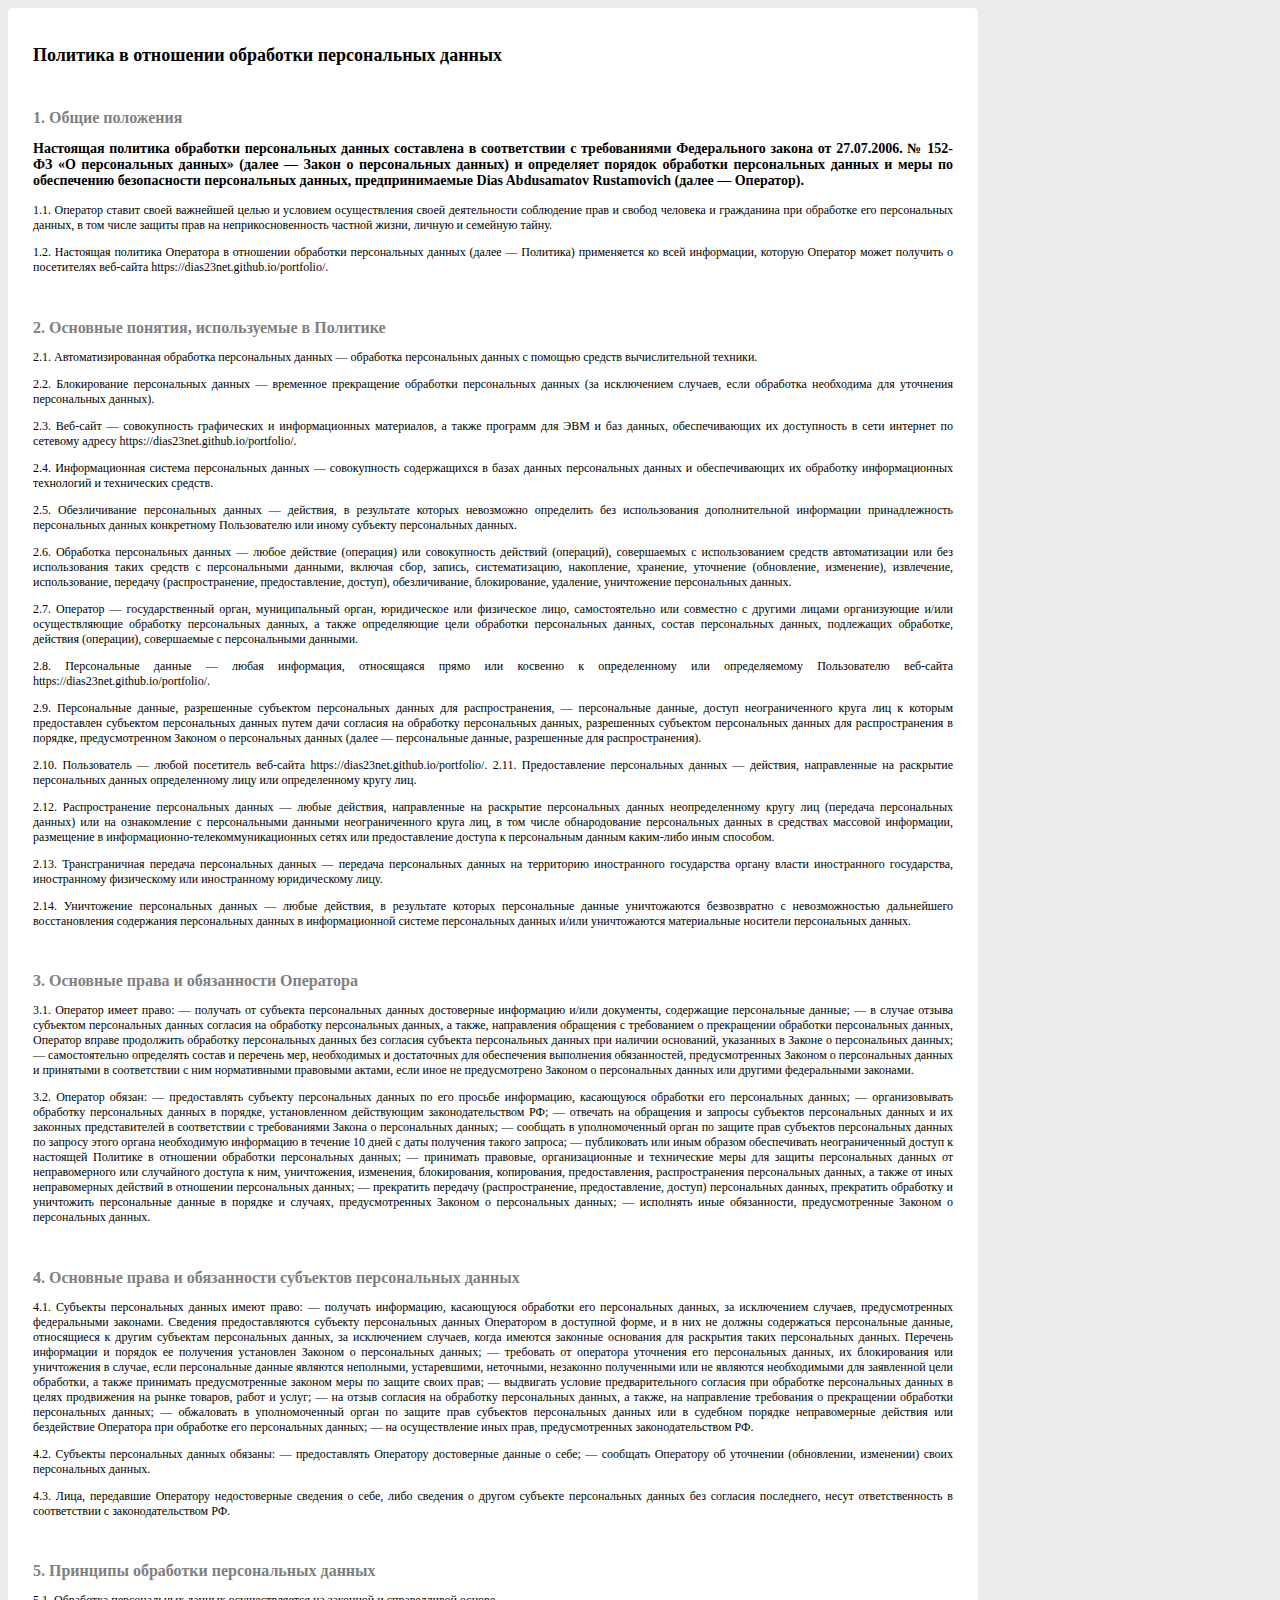
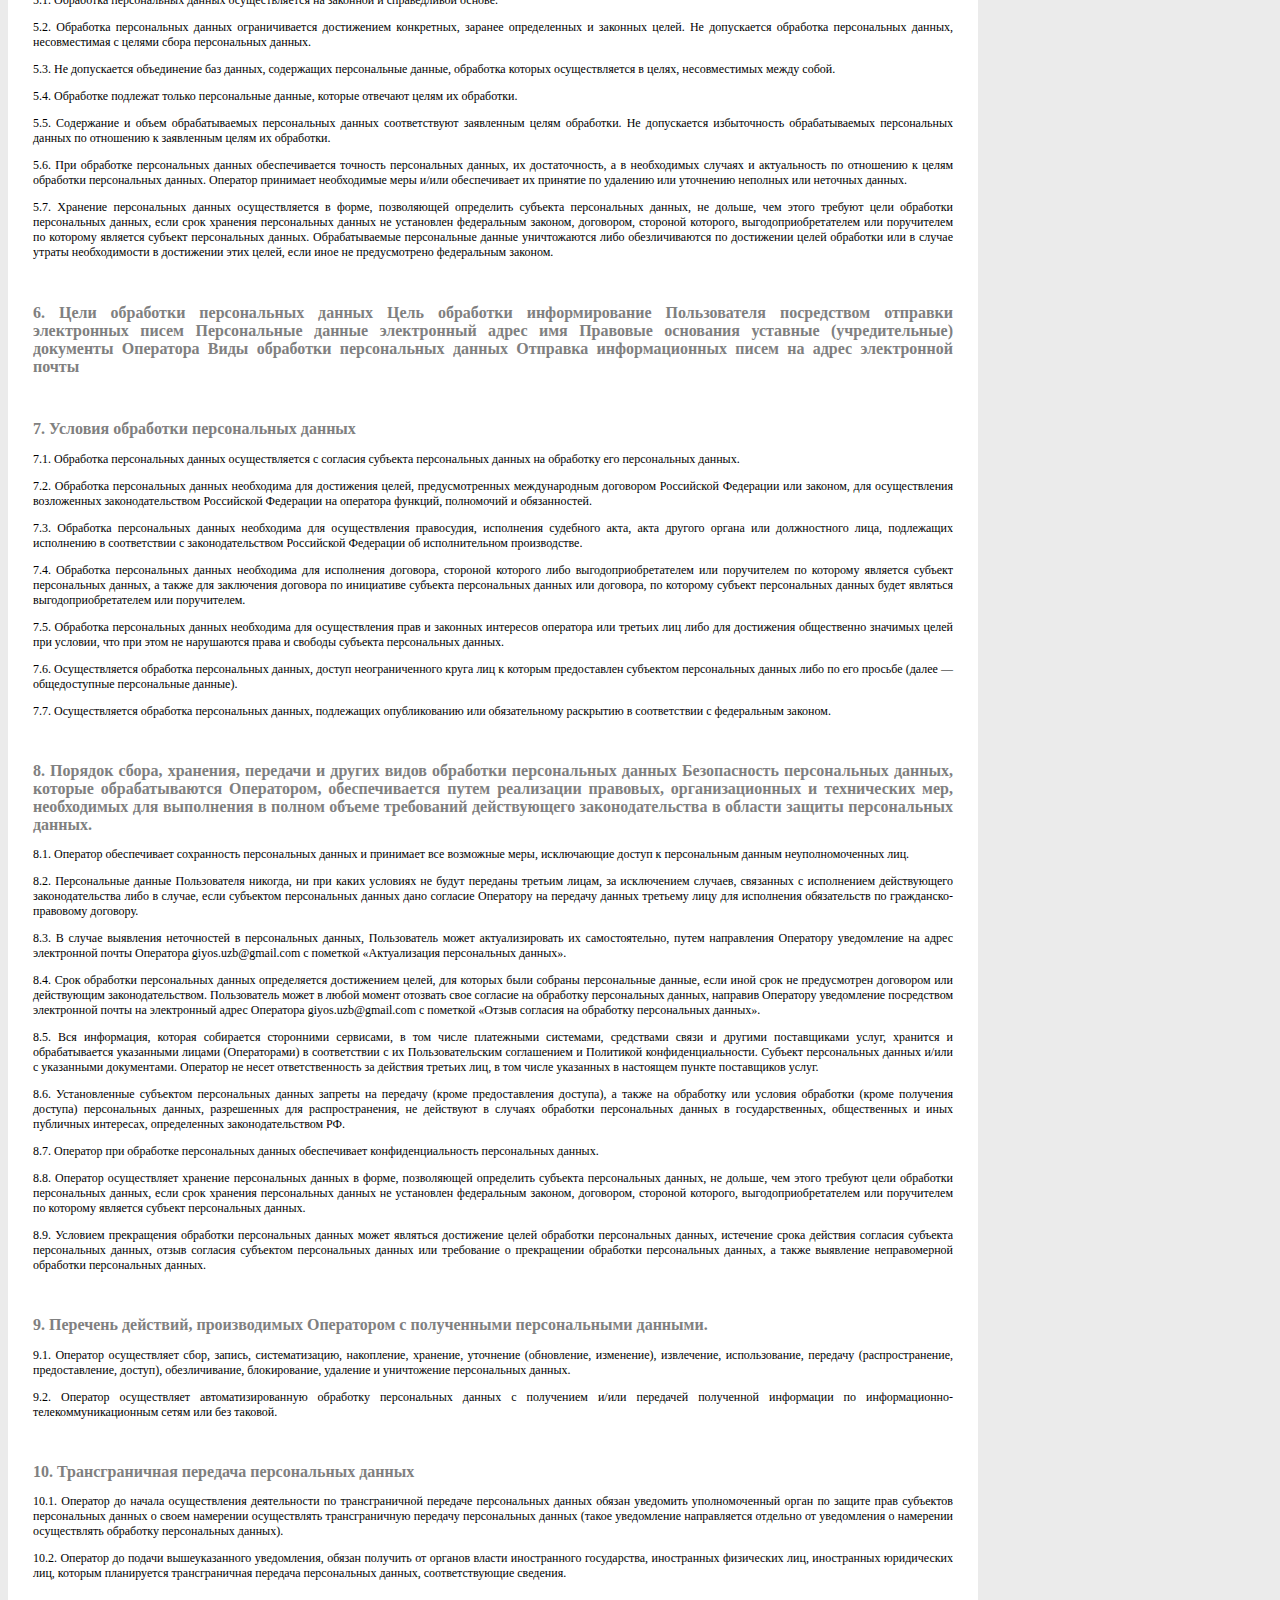
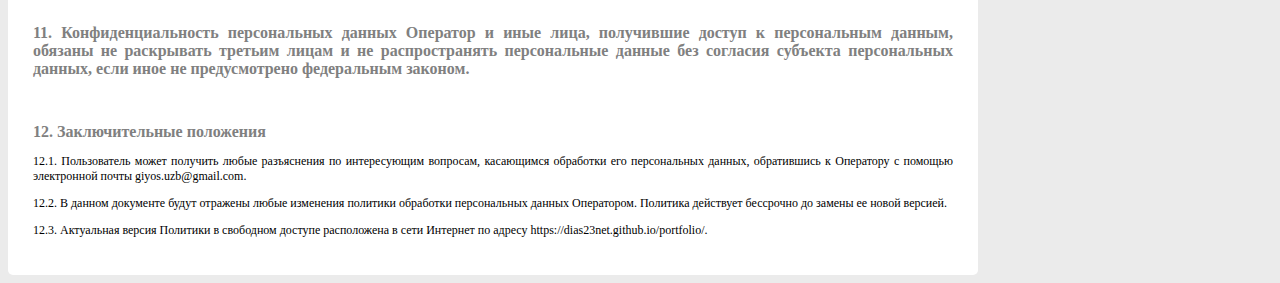
<file: policy/policy.html>
<!DOCTYPE html>
<html lang="en">
  <head>
    <meta charset="UTF-8" />
    <meta http-equiv="X-UA-Compatible" content="IE=edge" />
    <meta name="viewport" content="width=device-width,initial-scale=1" />
    <title>Policy</title>
  </head>
  <body>
    <style>
      body {
        background: #ebebeb;
        font-family: "Roboto" sans-serif;
      }
      .container {
        width: 920px;
        padding: 25px;
        text-align: justify;
        border-radius: 5px;
        background: #fff;
      }
      h1 {
        font-size: 18px;
        font-weight: 900;
      }
      h2 {
        font-size: 16px;
        font-weight: 700;
        color: grey;
      }
      h3 {
        font-size: 14px;
        color: #000000;
      }
      p {
        font-size: 12px;
        font-weight: 500;
      }
    </style>
    <div class="policy">
      <div class="container">
        <h1>Политика в отношении обработки персональных данных</h1>
        <br />
        <h2>1. Общие положения</h2>
        <h3>
          Настоящая политика обработки персональных данных составлена в соответствии с требованиями Федерального закона от 27.07.2006. № 152-ФЗ «О персональных данных» (далее — Закон о персональных
          данных) и определяет порядок обработки персональных данных и меры по обеспечению безопасности персональных данных, предпринимаемые Dias Abdusamatov Rustamovich (далее — Оператор).
        </h3>
        <p>
          1.1. Оператор ставит своей важнейшей целью и условием осуществления своей деятельности соблюдение прав и свобод человека и гражданина при обработке его персональных данных, в том числе
          защиты прав на неприкосновенность частной жизни, личную и семейную тайну.
        </p>
        <p>
          1.2. Настоящая политика Оператора в отношении обработки персональных данных (далее — Политика) применяется ко всей информации, которую Оператор может получить о посетителях веб-сайта
          https://dias23net.github.io/portfolio/.
        </p>
        <br />
        <h2>2. Основные понятия, используемые в Политике</h2>
        <p>2.1. Автоматизированная обработка персональных данных — обработка персональных данных с помощью средств вычислительной техники.</p>
        <p>2.2. Блокирование персональных данных — временное прекращение обработки персональных данных (за исключением случаев, если обработка необходима для уточнения персональных данных).</p>
        <p>
          2.3. Веб-сайт — совокупность графических и информационных материалов, а также программ для ЭВМ и баз данных, обеспечивающих их доступность в сети интернет по сетевому адресу
          https://dias23net.github.io/portfolio/.
        </p>
        <p>
          2.4. Информационная система персональных данных — совокупность содержащихся в базах данных персональных данных и обеспечивающих их обработку информационных технологий и технических средств.
        </p>
        <p>
          2.5. Обезличивание персональных данных — действия, в результате которых невозможно определить без использования дополнительной информации принадлежность персональных данных конкретному
          Пользователю или иному субъекту персональных данных.
        </p>
        <p>
          2.6. Обработка персональных данных — любое действие (операция) или совокупность действий (операций), совершаемых с использованием средств автоматизации или без использования таких средств с
          персональными данными, включая сбор, запись, систематизацию, накопление, хранение, уточнение (обновление, изменение), извлечение, использование, передачу (распространение, предоставление,
          доступ), обезличивание, блокирование, удаление, уничтожение персональных данных.
        </p>
        <p>
          2.7. Оператор — государственный орган, муниципальный орган, юридическое или физическое лицо, самостоятельно или совместно с другими лицами организующие и/или осуществляющие обработку
          персональных данных, а также определяющие цели обработки персональных данных, состав персональных данных, подлежащих обработке, действия (операции), совершаемые с персональными данными.
        </p>
        <p>2.8. Персональные данные — любая информация, относящаяся прямо или косвенно к определенному или определяемому Пользователю веб-сайта https://dias23net.github.io/portfolio/.</p>
        <p>
          2.9. Персональные данные, разрешенные субъектом персональных данных для распространения, — персональные данные, доступ неограниченного круга лиц к которым предоставлен субъектом персональных
          данных путем дачи согласия на обработку персональных данных, разрешенных субъектом персональных данных для распространения в порядке, предусмотренном Законом о персональных данных (далее —
          персональные данные, разрешенные для распространения).
        </p>
        <p>
          2.10. Пользователь — любой посетитель веб-сайта https://dias23net.github.io/portfolio/. 2.11. Предоставление персональных данных — действия, направленные на раскрытие персональных данных
          определенному лицу или определенному кругу лиц.
        </p>
        <p>
          2.12. Распространение персональных данных — любые действия, направленные на раскрытие персональных данных неопределенному кругу лиц (передача персональных данных) или на ознакомление с
          персональными данными неограниченного круга лиц, в том числе обнародование персональных данных в средствах массовой информации, размещение в информационно-телекоммуникационных сетях или
          предоставление доступа к персональным данным каким-либо иным способом.
        </p>
        <p>
          2.13. Трансграничная передача персональных данных — передача персональных данных на территорию иностранного государства органу власти иностранного государства, иностранному физическому или
          иностранному юридическому лицу.
        </p>
        <p>
          2.14. Уничтожение персональных данных — любые действия, в результате которых персональные данные уничтожаются безвозвратно с невозможностью дальнейшего восстановления содержания персональных
          данных в информационной системе персональных данных и/или уничтожаются материальные носители персональных данных.
        </p>
        <br />
        <h2>3. Основные права и обязанности Оператора</h2>
        <p>
          3.1. Оператор имеет право: — получать от субъекта персональных данных достоверные информацию и/или документы, содержащие персональные данные; — в случае отзыва субъектом персональных данных
          согласия на обработку персональных данных, а также, направления обращения с требованием о прекращении обработки персональных данных, Оператор вправе продолжить обработку персональных данных
          без согласия субъекта персональных данных при наличии оснований, указанных в Законе о персональных данных; — самостоятельно определять состав и перечень мер, необходимых и достаточных для
          обеспечения выполнения обязанностей, предусмотренных Законом о персональных данных и принятыми в соответствии с ним нормативными правовыми актами, если иное не предусмотрено Законом о
          персональных данных или другими федеральными законами.
        </p>
        <p>
          3.2. Оператор обязан: — предоставлять субъекту персональных данных по его просьбе информацию, касающуюся обработки его персональных данных; — организовывать обработку персональных данных в
          порядке, установленном действующим законодательством РФ; — отвечать на обращения и запросы субъектов персональных данных и их законных представителей в соответствии с требованиями Закона о
          персональных данных; — сообщать в уполномоченный орган по защите прав субъектов персональных данных по запросу этого органа необходимую информацию в течение 10 дней с даты получения такого
          запроса; — публиковать или иным образом обеспечивать неограниченный доступ к настоящей Политике в отношении обработки персональных данных; — принимать правовые, организационные и технические
          меры для защиты персональных данных от неправомерного или случайного доступа к ним, уничтожения, изменения, блокирования, копирования, предоставления, распространения персональных данных, а
          также от иных неправомерных действий в отношении персональных данных; — прекратить передачу (распространение, предоставление, доступ) персональных данных, прекратить обработку и уничтожить
          персональные данные в порядке и случаях, предусмотренных Законом о персональных данных; — исполнять иные обязанности, предусмотренные Законом о персональных данных.
        </p>
        <br />
        <h2>4. Основные права и обязанности субъектов персональных данных</h2>
        <p>
          4.1. Субъекты персональных данных имеют право: — получать информацию, касающуюся обработки его персональных данных, за исключением случаев, предусмотренных федеральными законами. Сведения
          предоставляются субъекту персональных данных Оператором в доступной форме, и в них не должны содержаться персональные данные, относящиеся к другим субъектам персональных данных, за
          исключением случаев, когда имеются законные основания для раскрытия таких персональных данных. Перечень информации и порядок ее получения установлен Законом о персональных данных; —
          требовать от оператора уточнения его персональных данных, их блокирования или уничтожения в случае, если персональные данные являются неполными, устаревшими, неточными, незаконно полученными
          или не являются необходимыми для заявленной цели обработки, а также принимать предусмотренные законом меры по защите своих прав; — выдвигать условие предварительного согласия при обработке
          персональных данных в целях продвижения на рынке товаров, работ и услуг; — на отзыв согласия на обработку персональных данных, а также, на направление требования о прекращении обработки
          персональных данных; — обжаловать в уполномоченный орган по защите прав субъектов персональных данных или в судебном порядке неправомерные действия или бездействие Оператора при обработке
          его персональных данных; — на осуществление иных прав, предусмотренных законодательством РФ.
        </p>
        <p>4.2. Субъекты персональных данных обязаны: — предоставлять Оператору достоверные данные о себе; — сообщать Оператору об уточнении (обновлении, изменении) своих персональных данных.</p>
        <p>
          4.3. Лица, передавшие Оператору недостоверные сведения о себе, либо сведения о другом субъекте персональных данных без согласия последнего, несут ответственность в соответствии с
          законодательством РФ.
        </p>
        <br />
        <h2>5. Принципы обработки персональных данных</h2>
        <p>5.1. Обработка персональных данных осуществляется на законной и справедливой основе.</p>
        <p>
          5.2. Обработка персональных данных ограничивается достижением конкретных, заранее определенных и законных целей. Не допускается обработка персональных данных, несовместимая с целями сбора
          персональных данных.
        </p>
        <p>5.3. Не допускается объединение баз данных, содержащих персональные данные, обработка которых осуществляется в целях, несовместимых между собой.</p>
        <p>5.4. Обработке подлежат только персональные данные, которые отвечают целям их обработки.</p>
        <p>
          5.5. Содержание и объем обрабатываемых персональных данных соответствуют заявленным целям обработки. Не допускается избыточность обрабатываемых персональных данных по отношению к заявленным
          целям их обработки.
        </p>
        <p>
          5.6. При обработке персональных данных обеспечивается точность персональных данных, их достаточность, а в необходимых случаях и актуальность по отношению к целям обработки персональных
          данных. Оператор принимает необходимые меры и/или обеспечивает их принятие по удалению или уточнению неполных или неточных данных.
        </p>
        <p>
          5.7. Хранение персональных данных осуществляется в форме, позволяющей определить субъекта персональных данных, не дольше, чем этого требуют цели обработки персональных данных, если срок
          хранения персональных данных не установлен федеральным законом, договором, стороной которого, выгодоприобретателем или поручителем по которому является субъект персональных данных.
          Обрабатываемые персональные данные уничтожаются либо обезличиваются по достижении целей обработки или в случае утраты необходимости в достижении этих целей, если иное не предусмотрено
          федеральным законом.
        </p>
        <br />
        <h2>
          6. Цели обработки персональных данных Цель обработки информирование Пользователя посредством отправки электронных писем Персональные данные электронный адрес имя Правовые основания уставные
          (учредительные) документы Оператора Виды обработки персональных данных Отправка информационных писем на адрес электронной почты
        </h2>
        <br />
        <h2>7. Условия обработки персональных данных</h2>
        <p>7.1. Обработка персональных данных осуществляется с согласия субъекта персональных данных на обработку его персональных данных.</p>
        <p>
          7.2. Обработка персональных данных необходима для достижения целей, предусмотренных международным договором Российской Федерации или законом, для осуществления возложенных законодательством
          Российской Федерации на оператора функций, полномочий и обязанностей.
        </p>
        <p>
          7.3. Обработка персональных данных необходима для осуществления правосудия, исполнения судебного акта, акта другого органа или должностного лица, подлежащих исполнению в соответствии с
          законодательством Российской Федерации об исполнительном производстве.
        </p>
        <p>
          7.4. Обработка персональных данных необходима для исполнения договора, стороной которого либо выгодоприобретателем или поручителем по которому является субъект персональных данных, а также
          для заключения договора по инициативе субъекта персональных данных или договора, по которому субъект персональных данных будет являться выгодоприобретателем или поручителем.
        </p>
        <p>
          7.5. Обработка персональных данных необходима для осуществления прав и законных интересов оператора или третьих лиц либо для достижения общественно значимых целей при условии, что при этом
          не нарушаются права и свободы субъекта персональных данных.
        </p>
        <p>
          7.6. Осуществляется обработка персональных данных, доступ неограниченного круга лиц к которым предоставлен субъектом персональных данных либо по его просьбе (далее — общедоступные
          персональные данные).
        </p>
        <p>7.7. Осуществляется обработка персональных данных, подлежащих опубликованию или обязательному раскрытию в соответствии с федеральным законом.</p>
        <br />
        <h2>
          8. Порядок сбора, хранения, передачи и других видов обработки персональных данных Безопасность персональных данных, которые обрабатываются Оператором, обеспечивается путем реализации
          правовых, организационных и технических мер, необходимых для выполнения в полном объеме требований действующего законодательства в области защиты персональных данных.
        </h2>
        <p>8.1. Оператор обеспечивает сохранность персональных данных и принимает все возможные меры, исключающие доступ к персональным данным неуполномоченных лиц.</p>
        <p>
          8.2. Персональные данные Пользователя никогда, ни при каких условиях не будут переданы третьим лицам, за исключением случаев, связанных с исполнением действующего законодательства либо в
          случае, если субъектом персональных данных дано согласие Оператору на передачу данных третьему лицу для исполнения обязательств по гражданско-правовому договору.
        </p>
        <p>
          8.3. В случае выявления неточностей в персональных данных, Пользователь может актуализировать их самостоятельно, путем направления Оператору уведомление на адрес электронной почты Оператора
          giyos.uzb@gmail.com с пометкой «Актуализация персональных данных».
        </p>
        <p>
          8.4. Срок обработки персональных данных определяется достижением целей, для которых были собраны персональные данные, если иной срок не предусмотрен договором или действующим
          законодательством. Пользователь может в любой момент отозвать свое согласие на обработку персональных данных, направив Оператору уведомление посредством электронной почты на электронный
          адрес Оператора giyos.uzb@gmail.com с пометкой «Отзыв согласия на обработку персональных данных».
        </p>
        <p>
          8.5. Вся информация, которая собирается сторонними сервисами, в том числе платежными системами, средствами связи и другими поставщиками услуг, хранится и обрабатывается указанными лицами
          (Операторами) в соответствии с их Пользовательским соглашением и Политикой конфиденциальности. Субъект персональных данных и/или с указанными документами. Оператор не несет ответственность
          за действия третьих лиц, в том числе указанных в настоящем пункте поставщиков услуг.
        </p>
        <p>
          8.6. Установленные субъектом персональных данных запреты на передачу (кроме предоставления доступа), а также на обработку или условия обработки (кроме получения доступа) персональных данных,
          разрешенных для распространения, не действуют в случаях обработки персональных данных в государственных, общественных и иных публичных интересах, определенных законодательством РФ.
        </p>
        <p>8.7. Оператор при обработке персональных данных обеспечивает конфиденциальность персональных данных.</p>
        <p>
          8.8. Оператор осуществляет хранение персональных данных в форме, позволяющей определить субъекта персональных данных, не дольше, чем этого требуют цели обработки персональных данных, если
          срок хранения персональных данных не установлен федеральным законом, договором, стороной которого, выгодоприобретателем или поручителем по которому является субъект персональных данных.
        </p>
        <p>
          8.9. Условием прекращения обработки персональных данных может являться достижение целей обработки персональных данных, истечение срока действия согласия субъекта персональных данных, отзыв
          согласия субъектом персональных данных или требование о прекращении обработки персональных данных, а также выявление неправомерной обработки персональных данных.
        </p>
        <br />
        <h2>9. Перечень действий, производимых Оператором с полученными персональными данными.</h2>
        <p>
          9.1. Оператор осуществляет сбор, запись, систематизацию, накопление, хранение, уточнение (обновление, изменение), извлечение, использование, передачу (распространение, предоставление,
          доступ), обезличивание, блокирование, удаление и уничтожение персональных данных.
        </p>
        <p>
          9.2. Оператор осуществляет автоматизированную обработку персональных данных с получением и/или передачей полученной информации по информационно-телекоммуникационным сетям или без таковой.
        </p>
        <br />
        <h2>10. Трансграничная передача персональных данных</h2>
        <p>
          10.1. Оператор до начала осуществления деятельности по трансграничной передаче персональных данных обязан уведомить уполномоченный орган по защите прав субъектов персональных данных о своем
          намерении осуществлять трансграничную передачу персональных данных (такое уведомление направляется отдельно от уведомления о намерении осуществлять обработку персональных данных).
        </p>
        <p>
          10.2. Оператор до подачи вышеуказанного уведомления, обязан получить от органов власти иностранного государства, иностранных физических лиц, иностранных юридических лиц, которым планируется
          трансграничная передача персональных данных, соответствующие сведения.
        </p>
        <br />
        <h2>
          11. Конфиденциальность персональных данных Оператор и иные лица, получившие доступ к персональным данным, обязаны не раскрывать третьим лицам и не распространять персональные данные без
          согласия субъекта персональных данных, если иное не предусмотрено федеральным законом.
        </h2>
        <br />
        <h2>12. Заключительные положения</h2>
        <p>
          12.1. Пользователь может получить любые разъяснения по интересующим вопросам, касающимся обработки его персональных данных, обратившись к Оператору с помощью электронной почты
          giyos.uzb@gmail.com.
        </p>
        <p>12.2. В данном документе будут отражены любые изменения политики обработки персональных данных Оператором. Политика действует бессрочно до замены ее новой версией.</p>
        <p>12.3. Актуальная версия Политики в свободном доступе расположена в сети Интернет по адресу https://dias23net.github.io/portfolio/.</p>
      </div>
    </div>
  </body>
</html>
</file>
<file: uber/css/style.css>
* {
  font-family: "Roboto", sans-serif;
}

* {
  box-sizing: border-box;
  font-family: Roboto;
}

header {
  position: relative;
  height: 49px;
}

nav {
  position: fixed;
  width: 100%;
  height: 50px;
  background-color: #181818;
  z-index: 5;
}

.hamburger {
  display: none;
}

.menu {
  display: flex;
  justify-content: space-between;
  padding: 13px 70px;
  margin: 0;
  list-style-type: none;
}
.menu_item {
  border-right: 2px dotted #000000;
  padding-right: 28px;
}
.menu_item:last-child {
  border-right: none;
}
.menu_link {
  font-weight: 300;
  font-size: 15px;
  color: rgba(255, 255, 255, 0.5019607843);
}
.menu_link:hover {
  text-decoration: none;
  color: #1c72c3;
  transition: 0.3s all;
}

.subheader {
  position: absolute;
  top: 50px;
  width: 100%;
  height: 84px;
  background: rgba(0, 0, 0, 0.6);
}
.subheader_logo {
  display: block;
  max-width: 100%;
  margin-top: 16px;
}
.subheader_logo img {
  vertical-align: middle;
  border-style: none;
}
.subheader_official {
  margin-top: 6px;
  color: #fff;
  font-size: 13px;
  font-weight: 400;
}
.subheader_call {
  color: #fff;
  font-size: 12px;
  font-weight: 300;
  margin-top: 19px;
  text-align: right;
}
.subheader_phone {
  display: block;
  margin-top: 8px;
  color: #fff;
  font-size: 20px;
  font-weight: 400;
  text-transform: uppercase;
  text-align: right;
  line-height: 12px;
  transition: 0.3s all;
}
.subheader_phone:hover {
  text-decoration: none;
  color: #228b34;
}
.subheader_btn {
  margin-top: 19px;
  width: 172px;
  height: 46px;
  border: none;
  border-radius: 4px;
  color: #fff;
  background-color: #1c72c3;
  font-size: 14px;
  font-weight: 400;
  text-transform: uppercase;
}
.subheader_btn:hover {
  background-image: none;
  background-color: #228b34;
  transition: 0.3s all;
}

a {
  text-decoration: none;
  background-color: transparent;
}

.promo {
  min-height: 800px;
  background: url(../img/uber_bg.png) center center/cover no-repeat;
  padding: 150px 0 135px 0;
}
.promo_header {
  color: rgba(255, 255, 255, 0.5019607843);
  font-weight: 700;
  text-transform: uppercase;
  font-size: 60px;
  line-height: 60px;
  margin: 0;
  text-align: center;
}
.promo_subheader {
  color: rgba(255, 255, 255, 0.5019607843);
  font-weight: 700;
  text-transform: uppercase;
  font-size: 36px;
  line-height: 36px;
  margin: 0;
  margin-top: 22px;
  text-align: center;
}
.promo_descr {
  color: rgba(255, 255, 255, 0.5019607843);
  font-size: 18px;
  font-weight: 400;
  line-height: 24px;
  text-align: center;
  margin-top: 23px;
}
.promo_btn {
  display: block;
  margin: 118px auto 0 auto;
  width: 259px;
  height: 63px;
  border: none;
  border-radius: 4px;
  color: #fff;
  background-color: #1c72c3;
  font-size: 18px;
  font-weight: 400;
  text-transform: uppercase;
}
.promo_btn:hover {
  background-image: none;
  background-color: #228b34;
  transition: 0.3s all;
}

.reasons {
  padding: 71px 0 65px 0;
}
.reasons_block {
  display: flex;
  justify-content: center;
  align-items: flex-start;
  margin-top: 35px;
}
.reasons_round {
  display: flex;
  align-items: center;
  justify-content: center;
  margin-right: 26px;
  width: 113px;
  height: 113px;
  background-color: #1c72c3;
  border-radius: 100%;
}
.reasons_descr {
  width: 343px;
}
.reasons_subtitle {
  line-height: 21px;
  color: #1c72c3;
  font-size: 17px;
  font-weight: 400;
}
.reasons_text {
  color: #000000;
  font-size: 15px;
  font-weight: 300;
  line-height: 21px;
}

.mobile {
  min-height: 864px;
  padding: 48px 0 79px 0;
  background: url(../img/mobile_bg.png) center center/cover no-repeat;
}
.mobile_row {
  margin-top: 32px;
}
.mobile_title {
  position: relative;
  margin-bottom: 0;
  margin-top: 38px;
  color: #000000;
  font-size: 38px;
  line-height: 38px;
  font-weight: 700;
  text-transform: uppercase;
  text-align: center;
  z-index: 2;
}
.mobile_subtitle {
  position: relative;
  margin-top: 19px;
  color: #000000;
  font-size: 17px;
  font-weight: 400;
  text-align: center;
  z-index: 2;
}
.mobile_item_subtitle {
  color: rgba(255, 255, 255, 0.5019607843);
  font-size: 24px;
  font-weight: 400;
  line-height: 31px;
  text-transform: uppercase;
  text-align: center;
}
.mobile_item {
  position: relative;
  width: 320px;
  height: 280px;
  margin: 0 auto;
  margin-bottom: 19px;
  padding-top: 92px;
}
.mobile_item_1 {
  background: url(../img/screen1.png) center center/cover no-repeat;
}
.mobile_item_2 {
  background: url(../img/screen2.png) center center/cover no-repeat;
}
.mobile_item_3 {
  background: url(../img/screen3.png) center center/cover no-repeat;
}
.mobile_item_4 {
  background: url(../img/screen4.png) center center/cover no-repeat;
}
.mobile_item_5 {
  background: url(../img/screen5.png) center center/cover no-repeat;
}
.mobile_item_6 {
  background: url(../img/screen6.png) center center/cover no-repeat;
}
.mobile_item_plus {
  display: flex;
  justify-content: center;
  align-items: center;
  position: absolute;
  bottom: 35px;
  left: 50%;
  transform: translateX(-50%);
  width: 26px;
  height: 26px;
  background-color: #000000;
  margin: 0 auto;
  border-radius: 100%;
  cursor: pointer;
}
.mobile_item_plus:before {
  content: "";
  display: block;
  width: 14px;
  height: 2px;
  background-color: #1c72c3;
  transition: 0.3s all;
}
.mobile_item_plus:after {
  content: "";
  position: absolute;
  left: 50%;
  transform: translateX(-50%);
  display: block;
  height: 14px;
  width: 2px;
  background-color: #1c72c3;
  transition: 0.3s all;
}
.mobile_item_plus:hover:before,
.mobile_item_plus:hover:after {
  background-color: #ff5656;
}

.choice {
  position: relative;
  min-height: 895px;
  padding: 57px 0 138px 0;
}
.choice_img {
  position: relative;
  display: block;
  margin: 56px auto 0 auto;
  z-index: 2;
}
.choice_descr {
  text-align: center;
  color: #222222;
  font-size: 17px;
  font-weight: 300;
  line-height: 24px;
}

.choice .black {
  position: absolute;
  top: 0;
  left: 0;
  height: 499px;
  width: 100%;
  background-color: #070716;
  z-index: 1;
}

.label {
  position: relative;
  margin: 0 auto;
  height: 24px;
  width: 112px;
  padding: 5px 12px;
  background-color: #000000;
  color: #fff;
  font-size: 11px;
  font-weight: 300;
  text-transform: uppercase;
  text-align: center;
  z-index: 2;
}
.label_white {
  background-color: #fff;
  color: #000;
}

.title {
  position: relative;
  margin-bottom: 0;
  margin-top: 38px;
  color: #000000;
  font-size: 38px;
  line-height: 38px;
  font-weight: 700;
  text-transform: uppercase;
  text-align: center;
  z-index: 2;
}
.title_white {
  color: #fff;
}

.subtitle {
  position: relative;
  margin-top: 19px;
  color: #222222;
  font-size: 17px;
  font-weight: 400;
  text-align: center;
  z-index: 2;
}
.subtitle_white {
  color: #fff;
}

.require {
  padding: 68px 0 84px 0;
}
.require_block {
  margin: 33px 0;
}
.require_title {
  display: flex;
  justify-content: center;
  color: #1c72c3;
  font-size: 22px;
  font-weight: 400;
}
.require_list {
  list-style-type: none;
  padding-left: 50px;
  margin-top: 22px;
}
.require_list li {
  position: relative;
  font-size: 17px;
  font-weight: 300;
  line-height: 24px;
  margin-bottom: 10px;
}
.require_list li:before {
  content: "";
  display: block;
  position: absolute;
  left: -32px;
  top: 3px;
  width: 21px;
  height: 20px;
  background: url(../icons/Rectangle.png) center center/cover no-repeat;
}
.require_descr {
  margin-top: 25px;
  font-size: 17px;
  font-weight: 300;
  line-height: 24px;
  color: #1c72c3;
}
.require_block_nmb {
  margin-bottom: 0px;
}

.warning .require_title {
  color: #ff5656;
}

.require .warning .require_list li:before {
  background: url(../icons/Layer.png);
}

.world {
  position: relative;
  min-height: 717px;
  padding: 49px 0;
  background: url(../img/world_bg.png) center center/cover no-repeat;
}
.world_label_white {
  background-color: #fff;
  color: #000000;
}
.world_title {
  position: relative;
  margin-bottom: 0;
  margin-top: 38px;
  color: #000000;
  font-size: 38px;
  line-height: 38px;
  font-weight: 700;
  text-transform: uppercase;
  text-align: center;
  z-index: 2;
}
.world_title_white {
  color: rgba(255, 255, 255, 0.5019607843);
}
.world_subtitle {
  position: relative;
  margin-top: 19px;
  color: #000000;
  font-size: 17px;
  font-weight: 400;
  text-align: center;
  z-index: 2;
}
.world_subtitle_white {
  color: rgba(255, 255, 255, 0.5019607843);
}
.world_link {
  position: absolute;
  left: 50%;
  transform: translateX(-50%);
  bottom: 49px;
  text-align: center;
  font-size: 15px;
  font-weight: 400;
  line-height: 68px;
  text-transform: uppercase;
  color: #1c72c3;
}
.world_link a {
  color: #1c72c3;
  text-decoration: none;
  background-color: transparent;
}
.world_link a:hover {
  color: rgba(255, 255, 255, 0.5019607843);
}

.footer_divider {
  width: 299px;
  height: 4px;
  background-color: #1c72c3;
  margin: 0 auto;
  border-radius: 10px;
}

.footer {
  padding: 14px 23px 39px 23px;
}
.footer_wrapper {
  display: flex;
  justify-content: space-between;
  align-items: flex-start;
  padding-top: 32px;
}
.footer_wrapper > div {
  width: 33%;
}
.footer_social {
  display: flex;
  justify-content: space-between;
  width: 160px;
}
.footer_social_item {
  display: flex;
  justify-content: center;
  align-items: center;
  margin: 0 4px;
  width: 32px;
  height: 32px;
  background-color: #000000;
  border-radius: 100%;
}
.footer_social_item i {
  color: #fff;
}
.footer_links {
  width: 390px;
  margin: 0 auto;
}
.footer_links_main {
  display: flex;
  justify-content: space-between;
  padding: 0 10px;
}
.footer_links_main a {
  color: #000000;
  font-size: 15px;
  font-weight: 300;
  text-transform: uppercase;
}
.footer_links_sub {
  display: flex;
  justify-content: space-between;
  margin-top: 10px;
}
.footer_links_sub a {
  color: #999999;
  font-size: 11px;
  font-weight: 300;
  text-transform: uppercase;
}
.footer_links_lang {
  display: block;
  margin: 0 auto;
  color: #1fbad6;
  font-size: 11px;
  font-weight: 400;
  margin-top: 19px;
  text-transform: uppercase;
  text-align: center;
}
.footer_mobile {
  display: flex;
  justify-content: flex-end;
}
.footer_mobile a img {
  width: 94px;
  height: 27px;
  margin-left: 5px;
}
.footer_mobile a img:last-child {
  margin-left: 0;
}

a {
  color: #1c72c3;
  text-decoration: none;
  background-color: transparent;
}

.xs-visible {
  display: none;
}

@media (max-width: 1199px) {
  .menu_item {
    padding-right: 20px;
  }
  .menu_link {
    font-size: 13px;
  }
  .promo_header {
    font-size: 50px;
  }
  .reasons_block {
    align-items: flex-start;
  }
  .reasons_descr {
    width: 300px;
  }
  .mobile_item {
    width: 290px;
  }
  .mobile_item_subtitle {
    font-size: 22px;
  }
  .choice {
    padding: 55px 0;
    min-height: 840px;
  }
  .world_title {
    font-size: 37px;
  }
  .world_subtitle {
    font-size: 16px;
  }
  .world_link {
    font-size: 14px;
    bottom: 30px;
  }
  .footer_wrapper > div:nth-child(1) {
    width: 25%;
  }
  .footer_wrapper > div {
    width: 50%;
  }
  .footer_wrapper > div:nth-child(3) {
    display: flex;
    justify-content: flex-end;
    width: 25%;
  }
  .footer_mobile {
    display: flex;
    flex-wrap: nowrap;
  }
  .footer_mobile a {
    margin: 0 3px;
  }
  .footer_mobile a img {
    width: 100%;
  }
}
@media (max-width: 991px) {
  .menu_item {
    padding-right: 8px;
  }
  .menu_item:last-child {
    border-right: none;
  }
  .menu_link {
    font-size: 10px;
  }
  .subheader_logo img {
    width: 100%;
  }
  .subheader_official {
    font-size: 11px;
  }
  .subheader_phone {
    font-size: 18px;
  }
  .subheader_btn {
    margin-top: 21px;
    height: 40px;
    width: 100%;
  }
  .promo_header {
    font-size: 40px;
  }
  .promo_subheader {
    font-size: 30px;
  }
  .title {
    font-size: 28px;
  }
  .reasons_title {
    font-size: 28px;
  }
  .reasons_block {
    flex-direction: column;
    align-items: center;
    text-align: justify;
  }
  .reasons_round {
    margin-right: 0;
  }
  .reasons_descr {
    width: 300px;
    margin-top: 20px;
  }
  .mobile {
    min-height: 760px;
    padding: 40px 0 70px 0;
  }
  .mobile_title {
    font-size: 28px;
  }
  .mobile_item {
    width: 220px;
    height: 220px;
    padding-top: 45px;
  }
  .mobile_item_subtitle {
    font-size: 21px;
  }
  .title {
    font-size: 28px;
  }
  .choice {
    min-height: 800px;
    padding: 45px 0 75px 0;
  }
  .choice_title {
    font-size: 28px;
  }
  .choice_subtitle {
    font-size: 15px;
  }
  .choice img {
    width: 100%;
  }
  .require {
    padding: 40px 0 70px 0;
  }
  .title {
    font-size: 28px;
  }
  .world {
    min-height: 650px;
  }
  .world_title {
    font-size: 28px;
  }
  .footer_wrapper {
    flex-wrap: wrap;
  }
  .footer_wrapper > div:nth-child(1) {
    width: 100%;
  }
  .footer_wrapper > div {
    display: flex;
    justify-content: center;
    margin-bottom: 20px;
    width: 100%;
  }
  .footer_wrapper > div:nth-child(3) {
    width: 100%;
    justify-content: center;
  }
}
@media (max-width: 767px) {
  .menu {
    position: fixed;
    flex-direction: column;
    justify-content: center;
    align-items: center;
    top: 0;
    left: -100%;
    width: 50%;
    height: 100vh;
    padding: 20px 15px;
    background-color: rgba(0, 0, 0, 0.8);
    transition: 0.6s all;
  }
  .menu_active {
    left: 0;
  }
  .menu_item {
    padding-right: 0;
    border: none;
    margin: 10px 0;
  }
  .menu_link {
    font-size: 20px;
  }
  .xs-hidden {
    display: none;
  }
  .xs-visible {
    display: block;
  }
  .subheader_phone {
    display: block;
    margin-top: 10px;
    color: #ffffff;
    font-size: 16px;
    font-weight: 400;
    text-transform: uppercase;
    text-align: center;
  }
  .subheader_btn {
    display: block;
    width: 200px;
    height: 40px;
    margin: 0 auto;
    margin-top: 10px;
  }
  .hamburger {
    position: absolute;
    display: block;
    right: 10px;
    top: 52%;
    transform: translateY(-50%);
    width: 26px;
    height: 12px;
  }
  .hamburger span {
    display: block;
    height: 2px;
    width: 100%;
    background-color: #fff;
    margin-bottom: 2px;
    transition: 0.5s all;
  }
  .hamburger_active span {
    margin-bottom: -2px;
  }
  .hamburger_active span:nth-child(1) {
    transform: translateY(3px) rotate(-45deg);
  }
  .hamburger_active span:nth-child(2) {
    display: none;
  }
  .hamburger_active span:nth-child(3) {
    transform: translateY(3px) rotate(45deg);
  }
  .promo_header {
    line-height: 45px;
  }
  .reasons {
    padding: 40px 0;
  }
  .reasons_descr {
    width: 350px;
  }
  .reasons_subtitle {
    text-align: center;
  }
  .reasons_text {
    margin-top: 10px;
  }
  .title {
    margin-top: 25px;
  }
  .mobile {
    padding: 40px 0;
  }
  .title {
    margin-top: 25px;
  }
  .choice {
    min-height: 600px;
    padding: 40px 0;
  }
  .choice_white {
    color: rgba(255, 255, 255, 0.5019607843);
  }
  .title {
    margin-top: 25px;
  }
  .require {
    padding: 40px 0;
  }
  .title {
    margin-top: 25px;
  }
  .world {
    min-height: 450px;
  }
  .title {
    margin-top: 25px;
  }
}
@media (max-width: 575px) {
  header {
    height: 29px;
  }
  nav {
    height: 30px;
  }
  .menu {
    width: 85%;
  }
  .menu_link {
    display: block;
  }
  .menu_item {
    width: 100%;
    text-align: center;
    padding: 5px 0;
  }
  .subheader {
    height: 60px;
    top: 30px;
  }
  .subheader_official {
    display: none;
  }
  .subheader_logo {
    margin-top: 20px;
  }
  .subheader_phone {
    font-size: 12px;
    margin-top: 11px;
  }
  .subheader_btn {
    width: 110px;
    height: 22px;
    font-size: 9px;
    margin-top: 6px;
  }
  .promo {
    min-height: 400px;
    padding: 93px 0 35px 0;
  }
  .promo_descr {
    display: none;
  }
  .promo_header {
    font-size: 30px;
    padding: 0 24px;
    line-height: 35px;
  }
  .promo_subheader {
    font-size: 20px;
    margin-top: 33px;
    padding: 0 10px;
    line-height: 30px;
  }
  .promo_btn {
    width: 210px;
    height: 50px;
    margin-top: 72px;
    font-size: 16px;
  }
  .reasons {
    padding: 22px 0 36px 0;
  }
  .reasons_descr {
    width: 300px;
  }
  .reasons_round {
    width: 100px;
    height: 100px;
  }
  .reasons_block {
    margin-top: 26px;
  }
  .mobile_row {
    margin-top: 30px;
  }
  .mobile_item {
    width: 280px;
    height: 254px;
    padding: 81px 40px 0 40px;
  }
  .mobile_title {
    font-size: 16px;
    margin-top: 15px;
    line-height: 16px;
  }
  .mobile_subtitle {
    font-size: 14px;
    line-height: 21px;
    margin-top: 11px;
  }
  .choice {
    padding: 25px 0 33px 0;
    min-height: 390px;
    background: #000;
  }
  .choice_img {
    margin-top: 35px;
  }
  .choice_descr {
    margin-top: 23px;
    color: #ffffff;
    font-size: 17px;
    font-weight: 300;
    line-height: 24px;
  }
  .choice .black {
    display: none;
  }
  .title {
    font-size: 16px;
    margin-top: 15px;
    line-height: 16px;
  }
  .subtitle {
    font-size: 14px;
    line-height: 21px;
    margin-top: 11px;
  }
  .require {
    padding: 25px;
  }
  .require_title {
    font-size: 16px;
  }
  .require_block {
    margin: 30px 0 0 0;
  }
  .require_title {
    font-size: 16px;
  }
  .require_list {
    padding-left: 30px;
    margin-top: 5px;
  }
  .require_list li {
    font-size: 14px;
    margin-bottom: 5px;
    line-height: 20px;
  }
  .require_descr {
    font-size: 14px;
    margin-top: 15px;
  }
  .world {
    min-height: 360px;
    padding: 25px 0 30px 0;
  }
  .world_link {
    width: 200px;
    display: block;
    bottom: 30px;
    line-height: 15px;
  }
  .footer {
    padding: 25px 0 20px 0;
  }
  .footer_divider {
    width: 253px;
    margin: 0 auto;
  }
  .footer_wrapper {
    padding-top: 22px;
  }
  .footer_links {
    width: 290px;
  }
  .footer_links_main {
    padding: 0;
    font-size: 14px;
  }
  .footer_links_sub {
    flex-wrap: wrap;
    justify-content: center;
  }
  .footer_links_sub a {
    margin: 0 7px;
  }
  .footer_links_lang {
    margin-top: 10px;
  }
  .footer_wrapper div:nth-child(1) {
    order: 2;
  }
  .footer_wrapper div:nth-child(2) {
    order: 1;
  }
  .footer_wrapper div:nth-child(3) {
    order: 3;
  }
}
</file>
<file: css/styles.min.css>
/*!
 * Bootstrap Reboot v4.3.1 (https://getbootstrap.com/)
 * Copyright 2011-2019 The Bootstrap Authors
 * Copyright 2011-2019 Twitter, Inc.
 * Licensed under MIT (https://github.com/twbs/bootstrap/blob/master/LICENSE)
 * Forked from Normalize.css, licensed MIT (https://github.com/necolas/normalize.css/blob/master/LICENSE.md)
 */
*,
::after,
::before {
  box-sizing: border-box;
}
html {
  font-family: sans-serif;
  line-height: 1.15;
  -webkit-text-size-adjust: 100%;
  -webkit-tap-highlight-color: rgba(0, 0, 0, 0);
}
article,
aside,
figcaption,
figure,
footer,
header,
hgroup,
main,
nav,
section {
  display: block;
}
body {
  margin: 0;
  font-family: -apple-system, BlinkMacSystemFont, "Segoe UI", Roboto, "Helvetica Neue", Arial, "Noto Sans", sans-serif, "Apple Color Emoji", "Segoe UI Emoji", "Segoe UI Symbol", "Noto Color Emoji";
  font-size: 1rem;
  font-weight: 400;
  line-height: 1.5;
  color: #212529;
  text-align: left;
  background-color: #ffffff;
}
[tabindex="-1"]:focus {
  outline: 0 !important;
}
hr {
  box-sizing: content-box;
  height: 0;
  overflow: visible;
}
h1,
h2,
h3,
h4,
h5,
h6 {
  margin-top: 0;
  margin-bottom: 0.5rem;
}
p {
  margin-top: 0;
  margin-bottom: 1rem;
}
abbr[data-original-title],
abbr[title] {
  text-decoration: underline;
  -webkit-text-decoration: underline dotted;
  text-decoration: underline dotted;
  cursor: help;
  border-bottom: 0;
  -webkit-text-decoration-skip-ink: none;
  text-decoration-skip-ink: none;
}
address {
  margin-bottom: 1rem;
  font-style: normal;
  line-height: inherit;
}
dl,
ol,
ul {
  margin-top: 0;
  margin-bottom: 1rem;
}
ol ol,
ol ul,
ul ol,
ul ul {
  margin-bottom: 0;
}
dt {
  font-weight: 700;
}
dd {
  margin-bottom: 0.5rem;
  margin-left: 0;
}
blockquote {
  margin: 0 0 1rem;
}
b,
strong {
  font-weight: bolder;
}
small {
  font-size: 80%;
}
sub,
sup {
  position: relative;
  font-size: 75%;
  line-height: 0;
  vertical-align: baseline;
}
sub {
  bottom: -0.25em;
}
sup {
  top: -0.5em;
}
a {
  color: #007bff;
  text-decoration: none;
  background-color: rgba(0, 0, 0, 0);
}
a:hover {
  color: #0056b3;
  text-decoration: underline;
}
a:not([href]):not([tabindex]) {
  color: inherit;
  text-decoration: none;
}
a:not([href]):not([tabindex]):focus,
a:not([href]):not([tabindex]):hover {
  color: inherit;
  text-decoration: none;
}
a:not([href]):not([tabindex]):focus {
  outline: 0;
}
code,
kbd,
pre,
samp {
  font-family: SFMono-Regular, Menlo, Monaco, Consolas, "Liberation Mono", "Courier New", monospace;
  font-size: 1em;
}
pre {
  margin-top: 0;
  margin-bottom: 1rem;
  overflow: auto;
}
figure {
  margin: 0 0 1rem;
}
img {
  vertical-align: middle;
  border-style: none;
}
svg {
  overflow: hidden;
  vertical-align: middle;
}
table {
  border-collapse: collapse;
}
caption {
  padding-top: 0.75rem;
  padding-bottom: 0.75rem;
  color: #6c757d;
  text-align: left;
  caption-side: bottom;
}
th {
  text-align: inherit;
}
label {
  display: inline-block;
  margin-bottom: 0.5rem;
}
button {
  border-radius: 0;
}
button:focus {
  outline: 1px dotted;
  outline: 5px auto -webkit-focus-ring-color;
}
button,
input,
optgroup,
select,
textarea {
  margin: 0;
  font-family: inherit;
  font-size: inherit;
  line-height: inherit;
}
button,
input {
  overflow: visible;
}
button,
select {
  text-transform: none;
}
select {
  word-wrap: normal;
}
[type="button"],
[type="reset"],
[type="submit"],
button {
  -webkit-appearance: button;
}
[type="button"]:not(:disabled),
[type="reset"]:not(:disabled),
[type="submit"]:not(:disabled),
button:not(:disabled) {
  cursor: pointer;
}
[type="button"]::-moz-focus-inner,
[type="reset"]::-moz-focus-inner,
[type="submit"]::-moz-focus-inner,
button::-moz-focus-inner {
  padding: 0;
  border-style: none;
}
input[type="checkbox"],
input[type="radio"] {
  box-sizing: border-box;
  padding: 0;
}
input[type="date"],
input[type="datetime-local"],
input[type="month"],
input[type="time"] {
  -webkit-appearance: listbox;
}
textarea {
  overflow: auto;
  resize: vertical;
}
fieldset {
  min-width: 0;
  padding: 0;
  margin: 0;
  border: 0;
}
legend {
  display: block;
  width: 100%;
  max-width: 100%;
  padding: 0;
  margin-bottom: 0.5rem;
  font-size: 1.5rem;
  line-height: inherit;
  color: inherit;
  white-space: normal;
}
progress {
  vertical-align: baseline;
}
[type="number"]::-webkit-inner-spin-button,
[type="number"]::-webkit-outer-spin-button {
  height: auto;
}
[type="search"] {
  outline-offset: -2px;
  -webkit-appearance: none;
}
[type="search"]::-webkit-search-decoration {
  -webkit-appearance: none;
}
::-webkit-file-upload-button {
  font: inherit;
  -webkit-appearance: button;
}
output {
  display: inline-block;
}
summary {
  display: list-item;
  cursor: pointer;
}
template {
  display: none;
}
[hidden] {
  display: none !important;
}
.main {
  position: absolute;
  top: 50%;
  transform: translateY(-50%);
}
.header {
  position: relative;
  min-height: 100vh;
  background: url(../img/main_bg.png) no-repeat 70% / cover;
  background-color: #ffffff;
}
.header__fs20 {
  color: #000000;
  font-weight: 700;
}
.header__fs48 {
  font-weight: 700;
  margin-top: 9px;
  line-height: 60px;
  color: #000000;
}
.header__circle {
  position: relative;
  padding-left: 10px;
}
.header__circle:before {
  content: "";
  position: absolute;
  width: 36px;
  height: 36px;
  border-radius: 100%;
  background: #ffa601;
  z-index: -1;
}
.header__circle:before {
  left: 0;
  top: -2px;
}
.title {
  position: relative;
}
.title:before {
  content: "";
  position: absolute;
  width: 36px;
  height: 36px;
  border-radius: 100%;
  background: #ffa601;
  z-index: -1;
}
.title::before {
  top: -4px;
  left: 50%;
  transform: translateX(-50%);
}
.title__fs12 {
  font-size: 0.75em;
}
.title__fs14 {
  font-size: 0.875em;
}
.title__fs16 {
  font-size: 1em;
}
.title__fs20 {
  font-size: 1.25em;
}
.title__fs24 {
  font-size: 1.5em;
}
.title__fs32 {
  font-size: 2em;
}
.title__fs48 {
  font-size: 3em;
}
.title__center_title {
  position: relative;
  text-align: center;
  font-size: 1.25em;
  font-weight: 700;
}
.title__center_title:before {
  content: "";
  position: absolute;
  width: 36px;
  height: 36px;
  border-radius: 100%;
  background: #ffa601;
  z-index: -1;
}
.title__center_title::before {
  top: -2px;
  left: 50%;
  transform: translateX(-50%);
}
.title__center_subtitle {
  font-size: 2em;
  text-align: center;
  color: #364047;
}
.title__left {
  position: relative;
  padding-left: 10px;
  top: 6px;
}
.title__left:before {
  content: "";
  position: absolute;
  width: 36px;
  height: 36px;
  border-radius: 100%;
  background: #ffa601;
  z-index: -1;
}
.title__left:before {
  left: 0;
  top: -3px;
}
.sidepanel {
  position: fixed;
  display: flex;
  align-items: center;
  justify-content: space-between;
  flex-direction: column;
  height: 120px;
  top: 70%;
  transform: translateY(-50%);
  transform: translateX(-50%);
  left: 20px;
  z-index: 2;
  img {
    width: 20px;
    height: 20px;
  }
}
.sidepanel__link:hover {
  transition: all 0.1s;
  transform: scale(1.5);
}
.sidepanel__link:not(:hover) {
  transition: all 0.1s;
}
.button {
  display: flex;
}
.button a {
  border-radius: 10px;
}
.button a:focus-visible {
  background: 0 0;
}
.button__btn {
  display: flex;
  align-items: center;
  justify-content: center;
  width: 135px;
  height: 45px;
  border-radius: 10px;
  margin: 25px 25px 0 0;
  background: #ffa601;
  color: #000000;
  font-weight: 700;
}
.button__btn:hover {
  border: 2px solid #000000;
  background: 0 0;
  color: #000000;
  text-decoration: none;
}
.button__btn:last-child {
  background: 0 0;
  margin-right: 0;
  border: 2px solid #000000;
}
.button__btn:last-child:hover {
  color: #000000;
  border: 2px solid #ffa601;
}
.hamburger {
  position: fixed;
  display: flex;
  flex-direction: column;
  justify-content: space-between;
  height: 20px;
  top: 20px;
  right: 20px;
  z-index: 1;
  cursor: pointer;
}
.hamburger:hover span {
  background-color: #ffa601;
  transition: all 0.2s;
}
.hamburger:hover:not(:hover) {
  transition: all 0.2s;
}
.hamburger span {
  display: block;
  border-radius: 50px;
  width: 35px;
  height: 3px;
  background: rgba(58, 58, 58, 0.5019607843);
}
.menu {
  position: fixed;
  top: 0;
  left: -100%;
  visibility: hidden;
  opacity: 0;
  transition: all 0.6s;
  z-index: 2;
}
.menu.active {
  left: 0;
  visibility: visible;
  opacity: 1;
}
.menu__block {
  position: relative;
  display: flex;
  justify-content: center;
  min-height: 100dvh;
  width: 345px;
  padding: 120px 0 50px 0;
  backdrop-filter: blur(40px);
  background-color: rgba(255, 102, 0, 0);
  z-index: 2;
}
.menu__close {
  position: absolute;
  top: 20px;
  right: 20px;
  cursor: pointer;
  transition: all 0.1s;
}
.menu__close:hover path {
  transition: 0.3s;
  fill: #293238;
}
.menu__link {
  font-size: 24px;
  font-weight: 700;
  line-height: 51px;
}
.menu__link a {
  color: #000000;
  text-decoration: none;
}
.menu__link:hover {
  cursor: pointer;
  transform: scale(1.1);
  transition: all 0.3s;
}
.menu__link:not(hover) {
  transition: all 0.3s;
}
.menu__social {
  position: absolute;
  display: flex;
  justify-content: space-between;
  bottom: 50px;
  text-decoration: none;
  width: 120px;
  img {
    width: 20px;
    height: 20px;
  }
}
.menu__list {
  padding: auto;
  list-style-type: none;
}
.menu__overlay {
  position: fixed;
  left: 0;
  top: 0;
  width: 100%;
  height: 100%;
  opacity: 0.75;
}
.about {
  position: relative;
  padding-top: 120px;
}
.about:target {
  scroll-margin-top: -100px;
}
.about__wrapper {
  display: grid;
  grid-template-rows: minmax(auto, auto) minmax(auto, auto);
  grid-template-columns: 1.1fr 2fr;
  grid-auto-rows: minmax(auto, auto);
  gap: 50px;
}
.about__photo {
  grid-row: 1/3;
}
.about__photo img {
  width: 100%;
  height: 100%;
  -o-object-fit: cover;
  object-fit: cover;
  border-radius: 10px;
  filter: grayscale(100%);
}
.about__photo img:hover {
  filter: grayscale(0);
  transition: all 0.6s;
}
.about__photo img:not(:hover) {
  transition: all 0.6s;
}
.about__skills {
  display: grid;
  grid-template: repeat(2, 1fr) / repeat(2, 1fr);
  grid-auto-rows: 1fr;
  gap: 20px;
}
.about__skills_item {
  display: grid;
  grid-template-columns: 40px auto;
  -moz-column-gap: 10px;
  column-gap: 10px;
}
.about__skills_item:before {
  content: "";
  position: absolute;
  width: 36px;
  height: 36px;
  border-radius: 100%;
  background: #ffa601;
  z-index: -1;
}
.about__skills_item img {
  position: relative;
  top: 12px;
  left: 12px;
  width: 25px;
  height: 25px;
}
.about__subtitle {
  margin-top: 20px;
  font-weight: 700;
  color: #364047;
}
.about__fs20 {
  font-weight: 700;
  color: #364047;
}
.about__fs16 {
  margin-top: 20px;
  margin-bottom: 0;
  font-weight: 500;
  color: #4a5863;
}
.about__fs14 {
  font-weight: 500;
  color: #4a5863;
  margin-top: 12px;
}
.resume {
  padding-top: 120px;
}
.resume:target {
  scroll-margin-top: -100px;
}
.resume__wrapper {
  display: grid;
  grid-template-columns: repeat(2, 502px);
  justify-content: space-between;
  margin-top: 60px;
}
.resume__fs20 {
  position: relative;
  padding-left: 43px;
  margin-bottom: 0;
}
.resume__fs20:before {
  position: absolute;
  content: "";
  top: 50%;
  left: 0;
  width: 15px;
  height: 15px;
  transform: translateY(-50%);
  border-radius: 100%;
  background: #ffa601;
}
.resume__column ul {
  list-style-type: none;
  margin-bottom: 0;
}
.resume__column ul li {
  position: relative;
}
.resume__column ul li:after {
  content: "";
  position: absolute;
  top: -8px;
  left: -33px;
  width: 2px;
  height: calc(100% + 4px);
  background: #d3d3d3;
}
.resume__item {
  position: relative;
}
.resume__item:before {
  position: absolute;
  content: "";
  top: 54px;
  left: -32px;
  height: 2px;
  width: 75px;
  background: #d3d3d3;
}
.resume__item_head {
  padding: 35px 0 0 99px;
}
.resume__item_head:before {
  content: "";
  position: absolute;
  width: 36px;
  height: 36px;
  border-radius: 100%;
  background: #ffa601;
  z-index: -1;
}
.resume__item_head img {
  position: absolute;
  top: 50px;
  left: 56px;
}
.resume__item_head::before {
  top: 37px;
  left: 43px;
  width: 36px;
  height: 36px;
}
.resume__item_body {
  font-weight: 500;
  padding-left: 43px;
  margin-bottom: 0;
  text-align: justify;
}
.resume__fs16 {
  font-weight: 700;
  margin-bottom: 0;
}
.resume__fs14 {
  margin-bottom: 12px;
}
.skills {
  padding-top: 120px;
}
.skills:target {
  scroll-margin-top: -100px;
}
.skills__wrapper {
  margin-top: 60px;
}
.skills__items {
  display: grid;
  grid-template: repeat(2, minmax(270px, auto)) / repeat(auto-fit, 270px);
  grid-auto-rows: minmax(270px, auto);
  gap: 13px;
  align-items: center;
  justify-content: center;
}
.skills__item {
  display: flex;
  height: 100%;
  padding: 30px;
  justify-content: center;
  flex-direction: column;
  text-align: justify;
  background: #fff;
}
.skills__item_img {
  text-align: center;
}
.skills__descr {
  margin-top: 20px;
}
.skills__descr h3 {
  text-align: center;
}
.skills__fs14 {
  padding: 5px 10px 0;
  font-weight: 700;
}
.skills__fs12 {
  font-weight: 500;
}
.skills__ratings {
  padding-top: 120px;
  display: grid;
  grid-template: repeat(2, minmax(70px, auto)) / repeat(auto-fit, 350px);
  grid-auto-rows: 70px;
  row-gap: 35px;
  -moz-column-gap: 45px;
  column-gap: 45px;
  justify-content: center;
}
.skills__ratings_item {
  display: flex;
  flex-wrap: wrap;
  justify-content: space-between;
  align-content: space-between;
}
.skills__ratings_line {
  width: 350px;
  height: 20px;
  background-color: #d3d3d3;
  border-radius: 10px;
  grid-column: 1/3;
}
.skills__ratings_line span {
  display: block;
  height: 100%;
  background-color: #ffa601;
  border-radius: 10px;
}
.portfolio {
  padding-top: 120px;
}
.portfolio:target {
  scroll-margin-top: -100px;
}
.portfolio__wrapper {
  margin-top: 60px;
  display: grid;
  grid-template: repeat(2, 280px) / repeat(auto-fit, 280px);
  grid-auto-rows: 280px;
  gap: 5px;
  justify-content: center;
}
.portfolio__wrapper .vertical {
  grid-row: 1/3;
  grid-column: 4/5;
}
.portfolio__wrapper .horizontal {
  grid-row: 2/3;
  grid-column: 2/4;
}
.portfolio__wrapper a {
  border-radius: 10px;
}
.portfolio__item img {
  width: 100%;
  height: 100%;
  -o-object-fit: cover;
  object-fit: cover;
  transition: all 0.6s;
  filter: grayscale(100%);
  border-radius: 10px;
}
.portfolio__item img:hover {
  filter: grayscale(0);
}
.portfolio__item img:not(:hover) {
  transition: all 0.6s;
}
.price {
  padding-top: 120px;
}
.price:target {
  scroll-margin-top: -100px;
}
.price__wrapper {
  margin-top: 60px;
  display: grid;
  grid-template: repeat(3, minmax(45px, auto)) / repeat(2, 365px);
  grid-auto-rows: minmax(45, auto);
  row-gap: 15px;
  justify-content: space-between;
}
.price__item {
  position: relative;
  border-radius: 10px;
  background: #d3d3d3;
  padding: 5px 5px 5px 45px;
}
.price__item::before {
  position: absolute;
  content: "";
  top: 0;
  left: 0;
  width: 15px;
  height: 15px;
  border-radius: 10px 0 10px 0;
  background: #ffa601;
}
.price__name {
  display: flex;
  justify-content: space-between;
}
.price__fs14 {
  font-weight: 700;
  line-height: 21px;
}
.price__fs12 {
  color: #364047;
  margin-bottom: 0;
}
.contacts {
  padding: 120px 0 90px 0;
  scroll-margin-top: -100px;
}
.contacts__wrapper {
  display: grid;
  grid-template-columns: 400px 1fr;
  -moz-column-gap: 50px;
  column-gap: 50px;
  justify-content: center;
}
.contacts__photo img {
  height: 100%;
  width: 100%;
  -o-object-fit: cover;
  object-fit: cover;
  border-radius: 10px;
  filter: grayscale(100%);
}
.contacts__photo img:hover {
  filter: grayscale(0);
  transition: all 0.6s;
}
.contacts__photo img:not(:hover) {
  transition: all 0.6s;
}
.contacts__text {
  margin-top: 20px;
  font-weight: 500;
}
.contacts__social {
  display: flex;
}
.contacts__social a {
  margin: 20px 25px 0 0;
}
.contacts__social a:last-child {
  margin-right: 0;
}
.contacts__social a svg:hover {
  transition: 0.1s;
  transform: scale(1.5);
}
.contacts__social a svg:hover .facebook {
  fill: #3f729b;
}
.contacts__social a svg:hover .instagram {
  fill: #c73ab4;
}
.contacts__social a svg:hover .telegram {
  fill: #77c2ff;
}
.contacts__social a svg:not(:hover) {
  transition: all 0.1s;
}
.contacts__form {
  margin-top: 30px;
  display: grid;
  grid-template: 45px 190px 45px / repeat(2, 1fr);
  justify-content: space-between;
  -moz-column-gap: 10px;
  column-gap: 10px;
  row-gap: 30px;
}
.contacts__form label {
  position: absolute;
  display: block;
  padding: 0 8px;
  font-weight: 500;
  font-size: 12px;
  color: gray;
  margin-bottom: 0;
  background: #fff;
  top: -8px;
  left: 20px;
}
.contacts__textarea {
  position: relative;
  grid-row: 2/3;
  grid-column: 1/3;
}
.contacts__textarea textarea {
  width: 100%;
  height: 100%;
  padding: 20px;
  resize: none;
  border: 2px solid gray;
  border-radius: 10px;
  font-weight: 500;
  caret-color: gray;
}
.contacts__textarea textarea:focus-visible {
  border: none;
}
.contacts label {
  position: absolute;
  display: block;
  padding: 0 8px;
  font-weight: 500;
  font-size: 12px;
  color: gray;
  margin-bottom: 0;
  background-color: #fff;
  top: -8px;
  left: 20px;
}
.contacts__input {
  position: relative;
}
.contacts__input input {
  position: absolute;
  font-weight: 500;
  width: 100%;
  height: 100%;
  padding: 0 20px;
  border: 2px solid gray;
  border-radius: 10px;
  caret-color: gray;
}
.contacts__input input:focus-visible {
  border: none;
}
.contacts__btn button {
  width: 220px;
  height: 100%;
  background: #ffa601;
  border-radius: 10px;
  color: #fff;
  border: none;
  font-weight: 700;
  outline-color: #ffa601;
}
.contacts__btn button:hover {
  color: #293238;
  background: 0 0;
  border: 2px solid #ffa601;
}
.contacts__btn button:focus-visible {
  color: #293238;
  background: 0 0;
}
.contacts__triggers {
  display: grid;
  grid-template-columns: 1fr 3fr;
  grid-column: 1/3;
  -moz-column-gap: 30px;
  column-gap: 30px;
}
.contacts__policy {
  display: flex;
  justify-content: start;
  align-items: center;
  font-size: 12px;
  font-weight: 500;
}
.contacts__policy input {
  margin-right: 5px;
}
@media (max-width: 1280px) {
  .container {
    max-width: 1024px;
  }
  .portfolio__wrapper .vertical {
    grid-row: unset;
    grid-column: unset;
  }
  .portfolio__wrapper .horizontal {
    grid-row: unset;
    grid-column: unset;
  }
}
@media (max-width: 1200px) {
  .container {
    max-width: 960px;
  }
  .about__wrapper {
    gap: 30px;
  }
  .about__photo {
    grid-row: 2/3;
  }
  .about__descr {
    grid-column: 1/3;
  }
  .about__skills {
    grid-template-columns: auto;
    align-items: center;
  }
  .resume__wrapper {
    grid-template-columns: repeat(2, 410px);
  }
  .resume__fs20 {
    font-size: 1.5em;
    text-align: center;
    padding-left: 0;
  }
  .resume__fs20::before {
    display: none;
  }
  .resume__item::before {
    display: none;
  }
  .resume__item::after {
    display: none;
  }
  .resume__item_head {
    padding-left: 60px;
  }
  .resume__item_head::before {
    left: 0;
  }
  .resume__item_head img {
    left: 15px;
  }
  .resume__item_body {
    padding-left: 0;
    color: #364047;
  }
  .resume ul {
    padding-left: 0;
  }
  .resume li::after {
    display: none;
  }
  .contacts__wrapper {
    grid-template-columns: 1.3fr 2fr;
    justify-content: space-between;
  }
}
@media (max-width: 1139px) {
  .container {
    max-width: 860px;
  }
  .sidepanel {
    display: none;
  }
  .contacts__wrapper {
    grid-template-columns: 1fr 2fr;
    justify-content: space-between;
  }
}
@media (max-width: 992px) {
  .container {
    max-width: 720px;
  }
  .header {
    background: url(../img/main_bg.png) no-repeat 70% / cover, rgb(255, 255, 255);
  }
  .header__fs48 {
    font-size: 2em;
    line-height: 1.25em;
  }
  .about {
    padding-top: 50px;
  }
  .about:target {
    scroll-margin-top: -30px;
  }
  .about__photo {
    grid-row: 2/3;
    grid-column: 1/2;
  }
  .resume__wrapper {
    margin-top: 0;
    grid-template-columns: repeat(1, 720px);
  }
  .resume__columns {
    display: grid;
    grid-template-columns: repeat(2, 345px);
    grid-template-rows: repeat(1, auto);
    justify-content: space-between;
  }
  .resume__fs20 {
    margin-top: 60px;
  }
  .skills__item {
    filter: none;
  }
  .skills__ratings_item {
    background: #d3d3d3;
    border-radius: 10px;
  }
  .skills__ratings_line {
    background-color: #fff;
    border-radius: 0;
  }
  .skills__ratings_line span {
    border-radius: 0 0 10px 10px;
  }
  .portfolio__item img {
    filter: none;
  }
  .price__wrapper {
    display: grid;
    grid-template-columns: repeat(auto-fit, 376px);
    justify-content: center;
  }
  .contacts__descr {
    margin: 0 auto;
  }
  .contacts__wrapper {
    grid-template-columns: 1fr;
  }
  .contacts__form {
    grid-template: 45px 190px 45px / repeat(1, auto);
    -moz-column-gap: unset;
    column-gap: unset;
    justify-content: left;
    row-gap: 30px;
    -moz-column-gap: 10px;
    column-gap: 10px;
  }
  .contacts__textarea {
    grid-row: 2/3;
    grid-column: 1/3;
  }
  .contacts__photo {
    display: none;
  }
}
@media (max-width: 768px) {
  .container {
    max-width: 90vw;
  }
  .header {
    background: url(../img/main_bg.png) no-repeat 56% / cover, #789;
  }
  .about__wrapper {
    grid-template-columns: 100%;
    grid-template-rows: repeat(2, auto);
  }
  .about__photo {
    display: none;
  }
  .about__descr {
    grid-column: unset;
  }
  .resume__wrapper {
    grid-template-columns: repeat(1, auto);
  }
  .resume__columns {
    grid-template-columns: repeat(1, auto);
  }
}
@media (max-width: 646px) {
  .contacts__triggers {
    -moz-column-gap: 10px;
    column-gap: 10px;
  }
  .contacts__policy span {
    font-size: 12px;
  }
}
@media (max-width: 576px) {
  .container {
    width: 80vw;
  }
  .menu__block {
    width: 290px;
  }
  .header {
    background: url(../img/main_bg.png) no-repeat 64% / cover, #789;
  }
  .button {
    flex-direction: column;
  }
  .button__btn:last-child {
    border: 2px solid #fff;
  }
  .button__btn:last-child:hover {
    border: 2px solid #c3c3c3;
  }
  .price__wrapper {
    grid-template-columns: repeat(auto-fit, 360px);
  }
  .contacts__form {
    grid-template: 45px 45px 190px minmax(96px, auto) / 1fr;
  }
  .contacts__textarea {
    width: 100%;
    grid-column: unset;
    grid-row: unset;
  }
  .contacts__triggers {
    width: 100%;
    height: 96px;
    grid-column: unset;
    grid-template-columns: 1fr;
    -moz-column-gap: unset;
    column-gap: unset;
    row-gap: 20px;
  }
  .contacts__triggers button {
    margin: 0 auto;
  }
  .contacts__policy {
    order: -1;
    margin: 0 auto;
  }
  .contacts__policy span {
    font-size: 12px;
  }
}
@media (max-width: 390px) {
  .container {
    max-width: 80vw;
  }
  .price__wrapper {
    grid-template-columns: repeat(auto-fit, 300px);
  }
}
* {
  font-family: Roboto, sans-serif;
  caret-color: rgba(0, 0, 0, 0);
  scroll-behavior: smooth;
}
:focus-visible {
  border-radius: 5px;
  outline: 2px solid #ffa601;
  outline-offset: 0;
}
.container {
  width: 1140px;
  margin: 0 auto;
}
.divider {
  width: 60px;
  height: 3px;
  border-radius: 50px;
  background: #ffa601;
}
.divider_center {
  width: 60px;
  height: 3px;
  margin: 20px auto 0;
  border-radius: 50px;
  background: #ffa601;
}
.policy {
  font-family: Roboto sans-serif;
}
</file>
